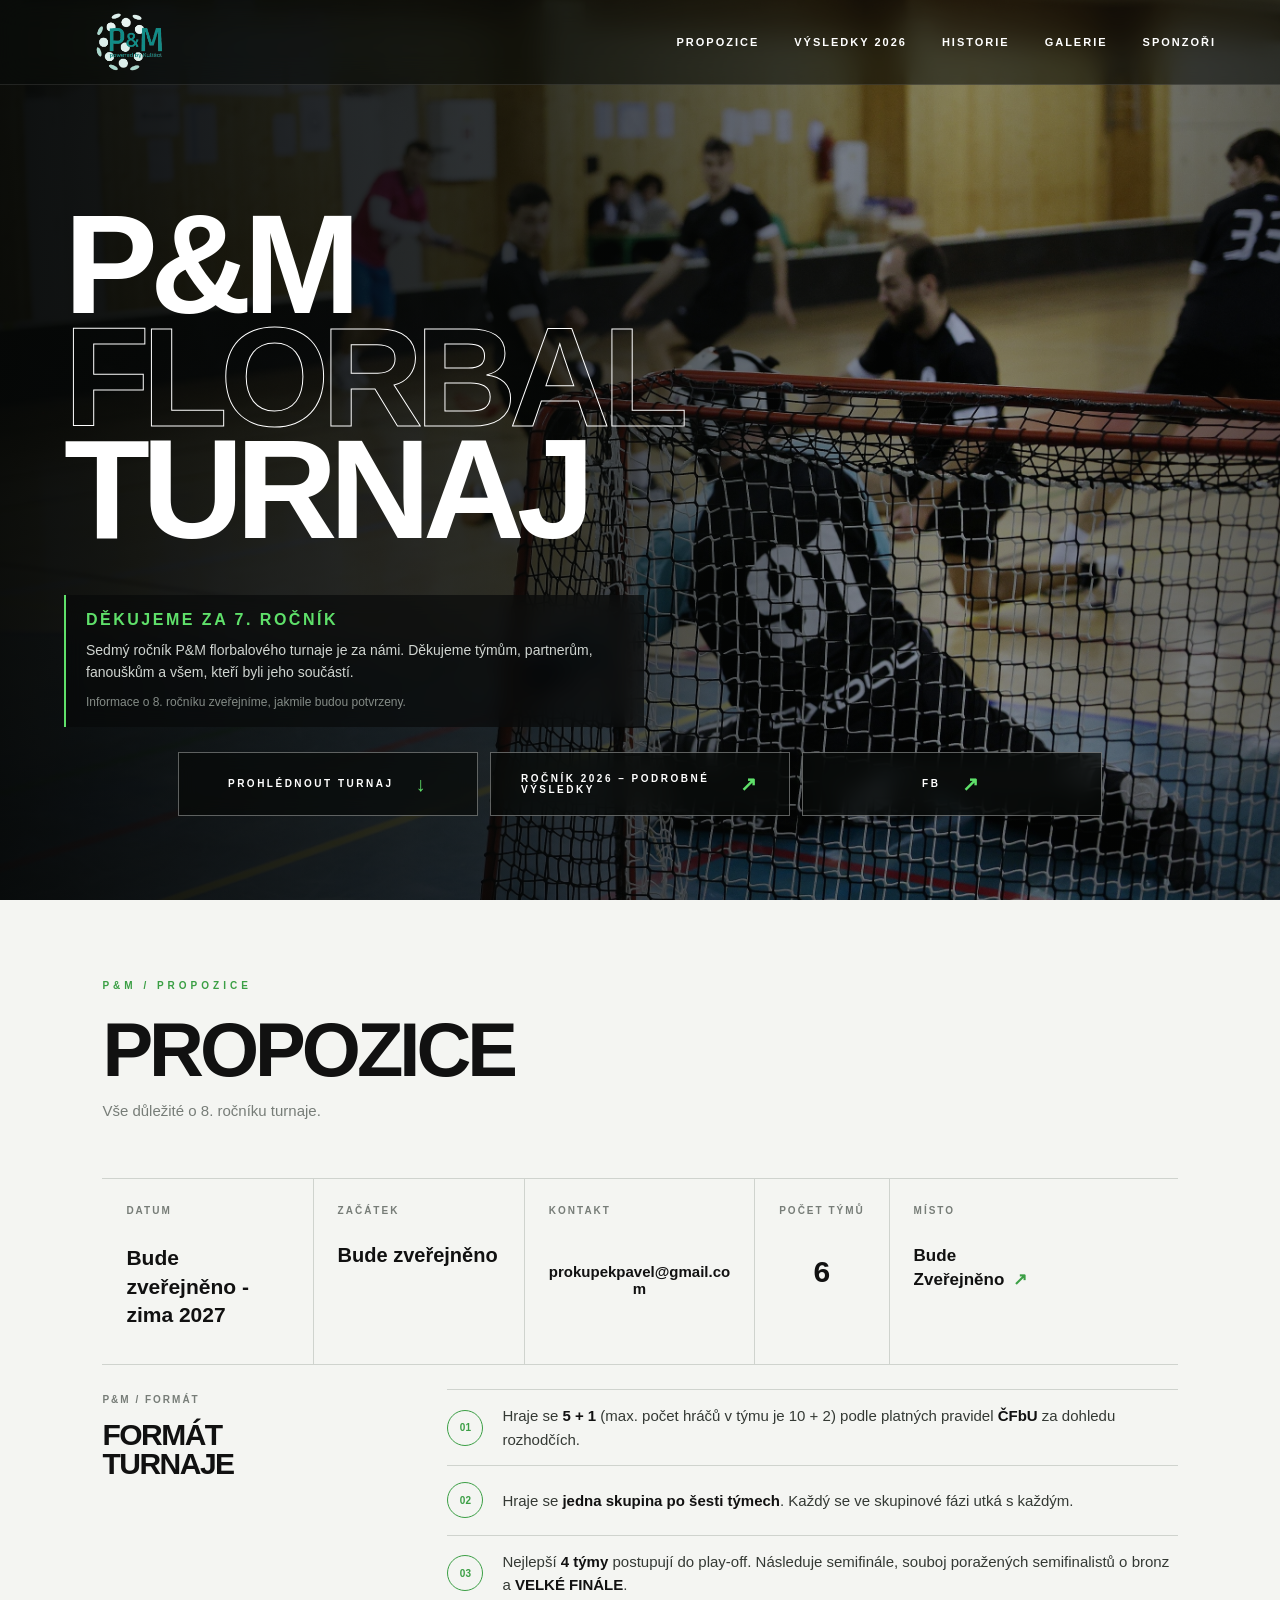
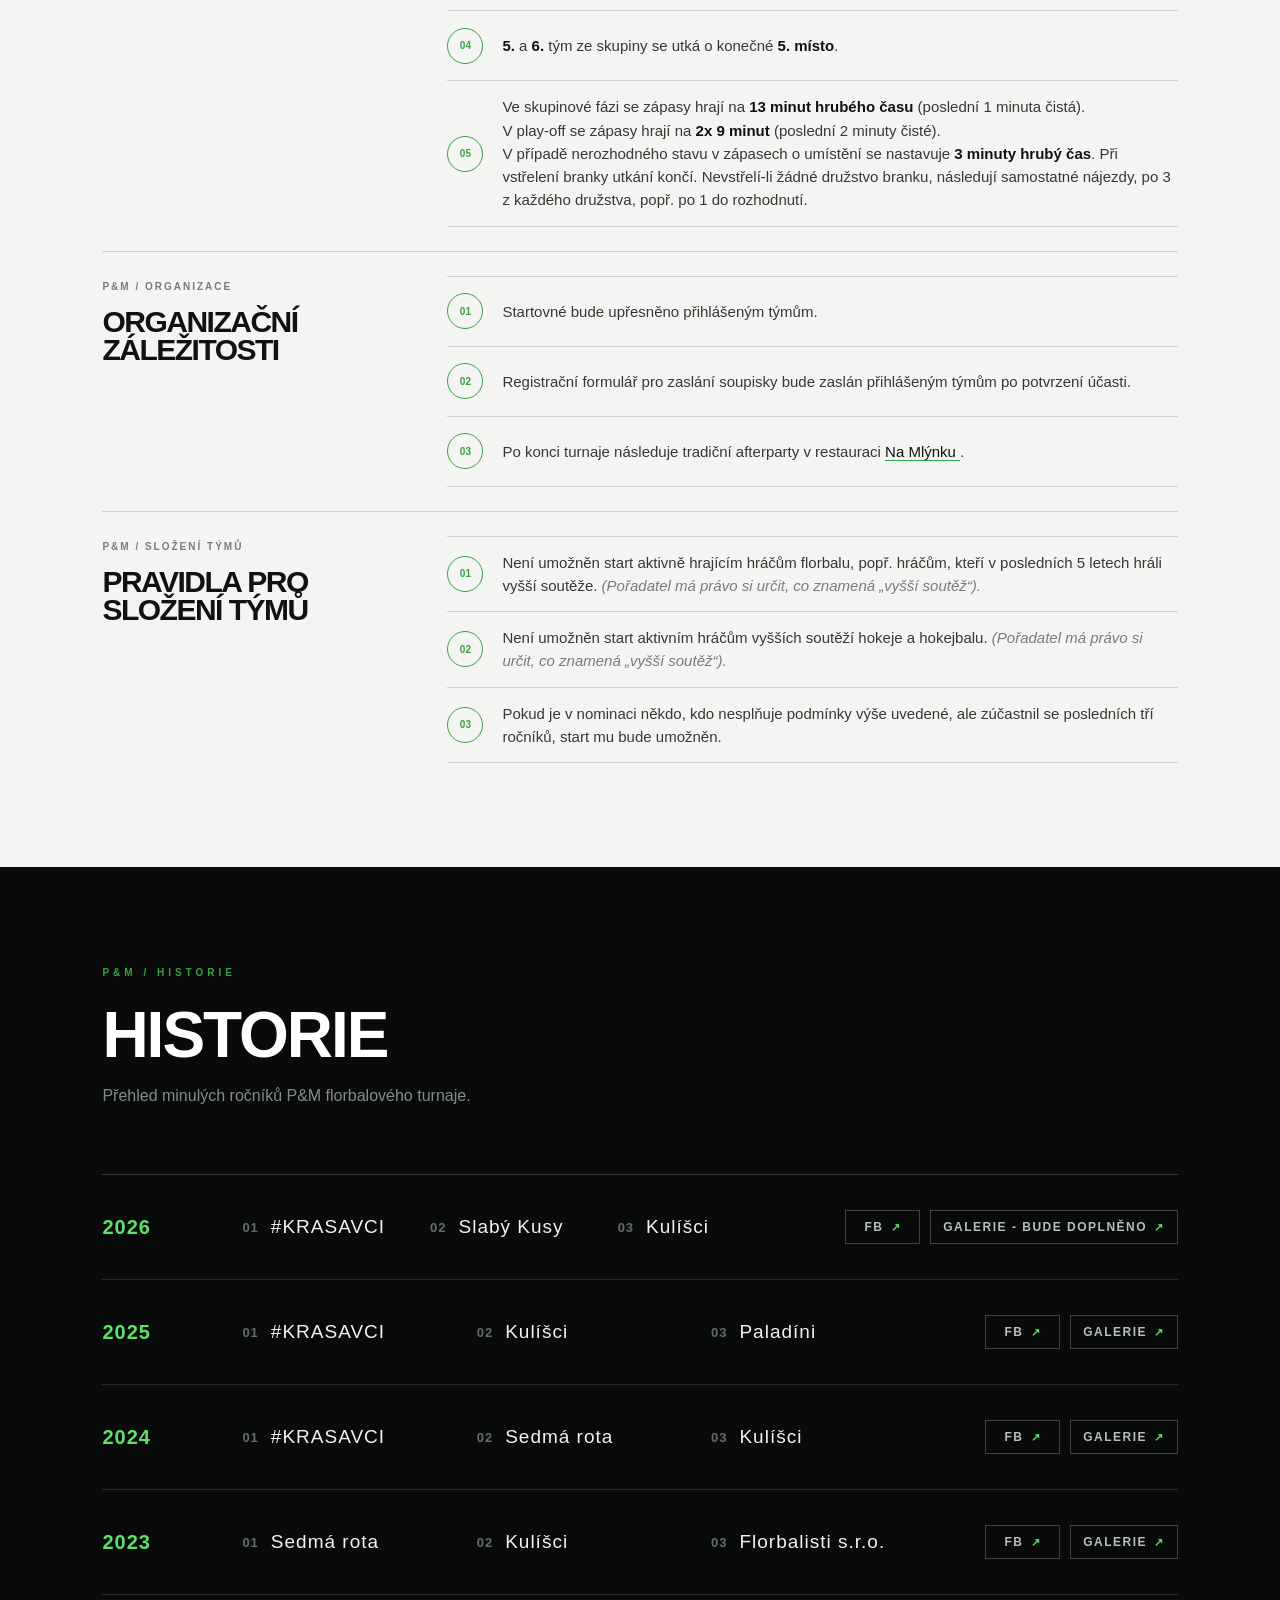
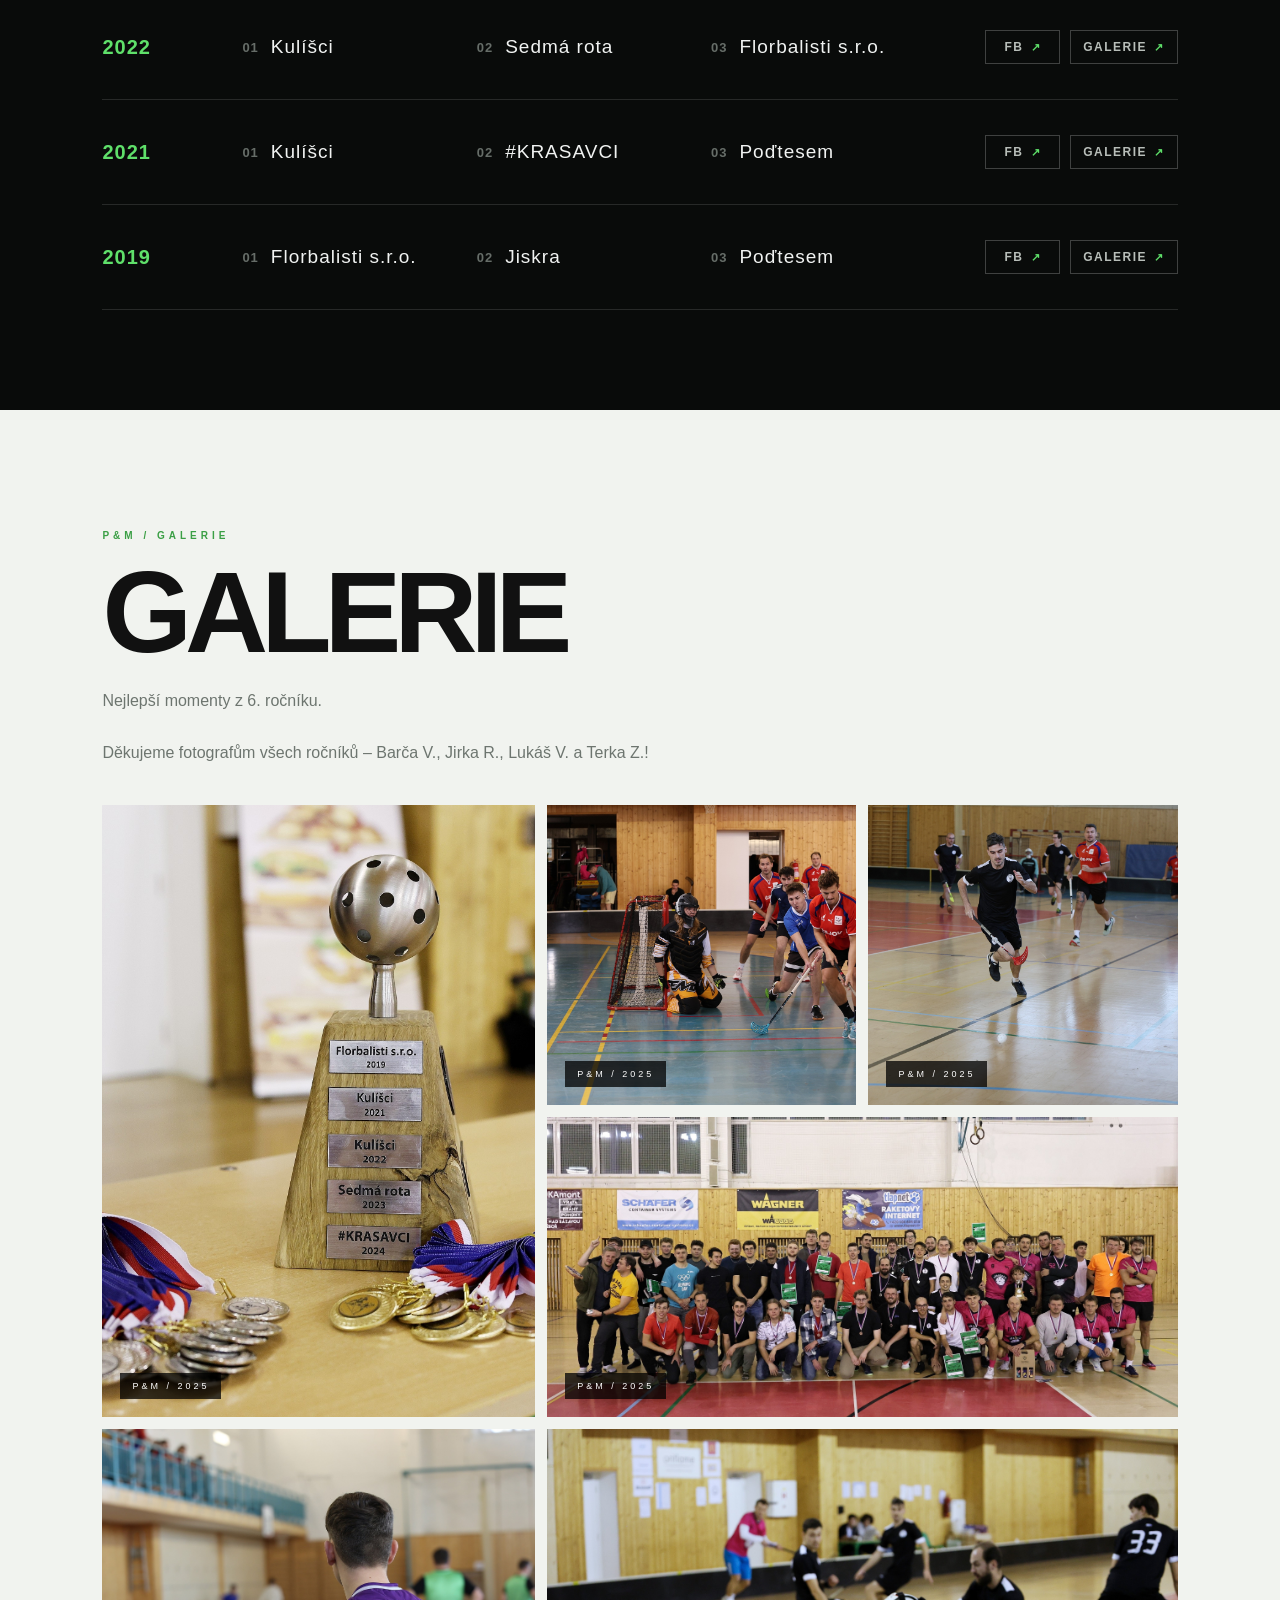
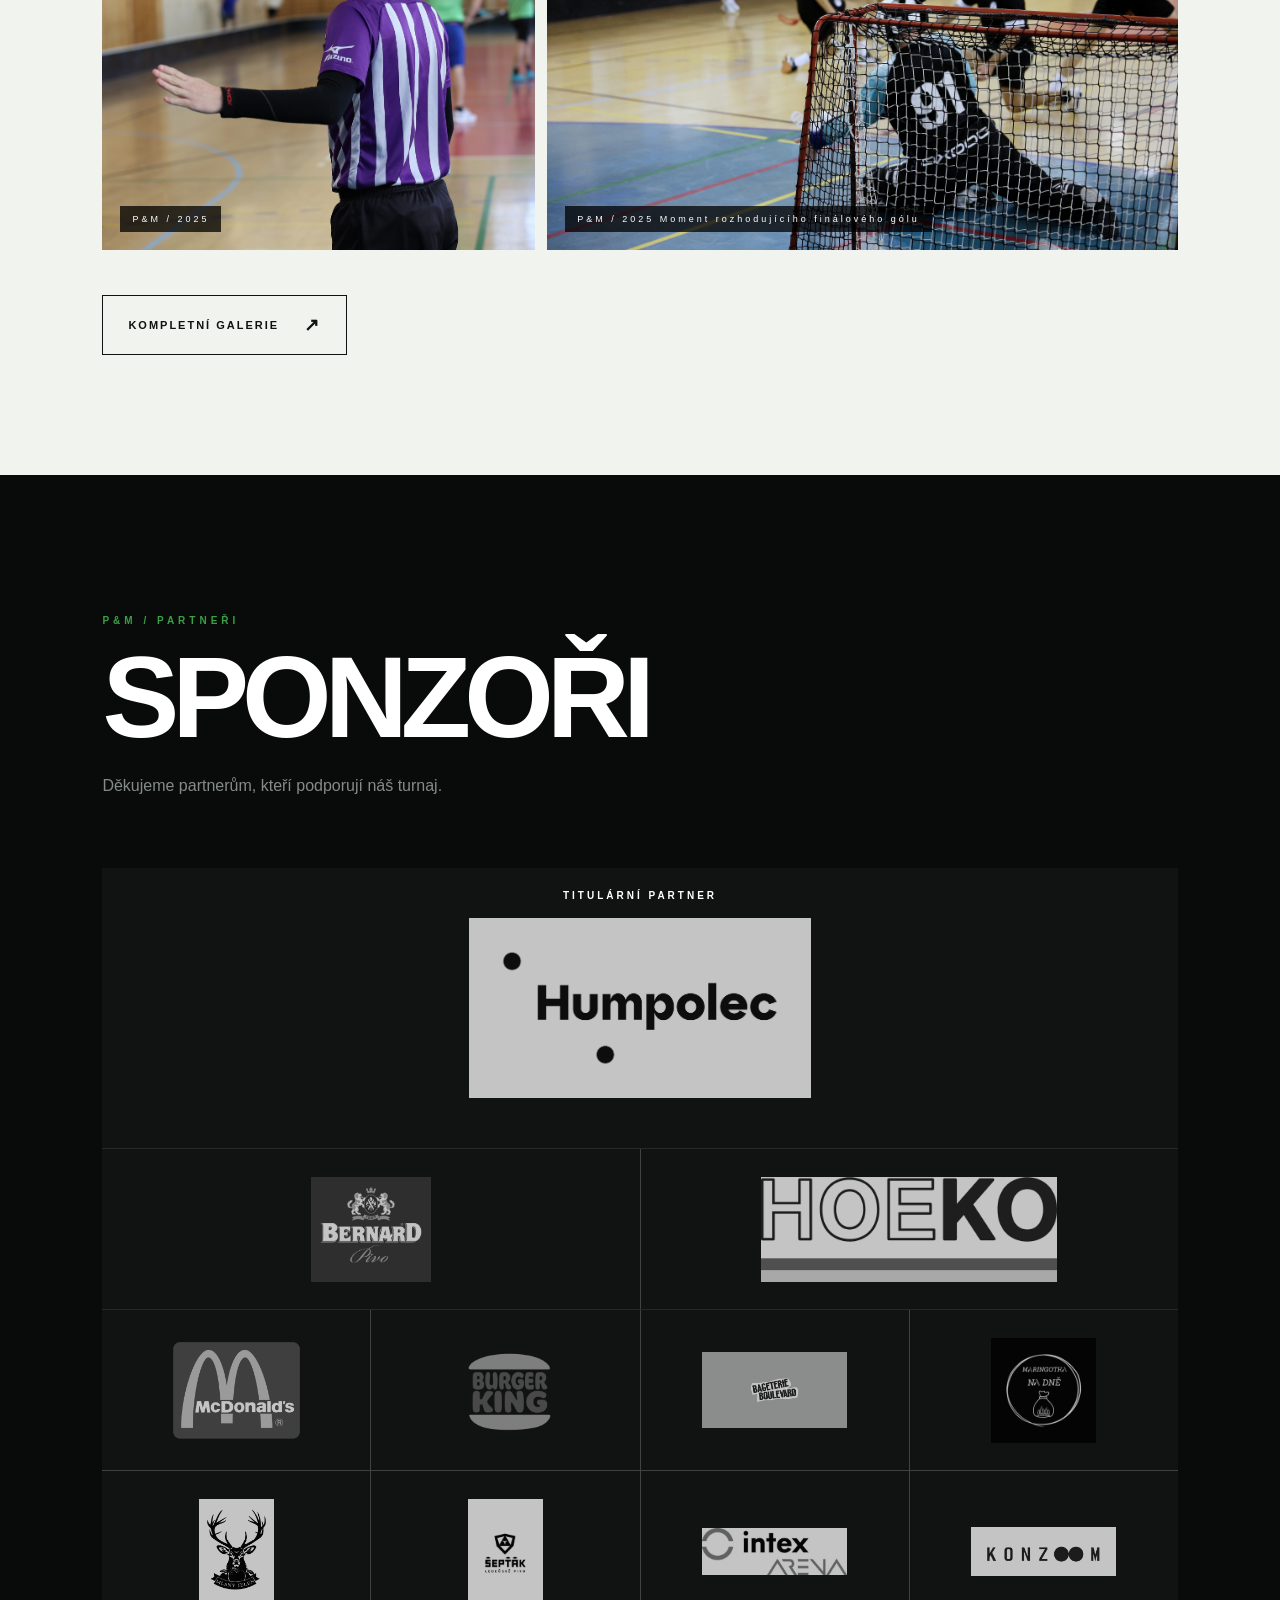
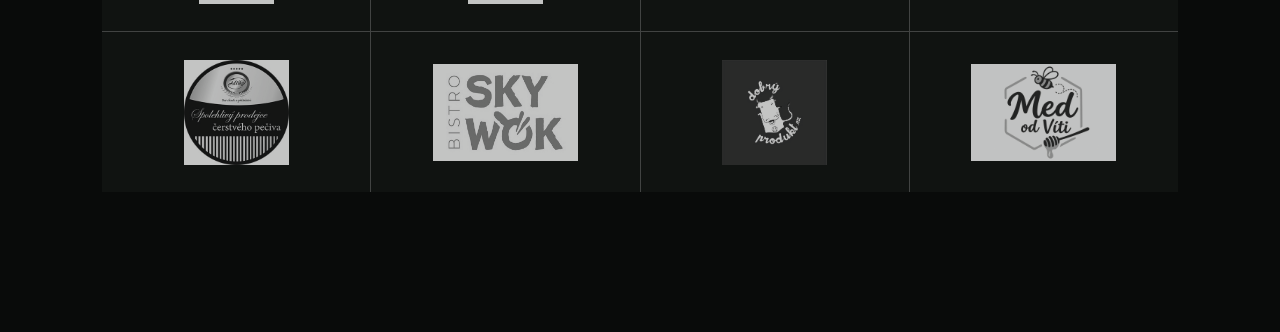
<file: index.html>
<!DOCTYPE html>
<html lang="cs">

<head>

    <meta charset="UTF-8">

    <meta name="viewport" content="width=device-width, initial-scale=1.0">

    <title>P&M Florbalový turnaj</title>

    <link rel="stylesheet" href="style.css">

</head>


<body>


    <!-- ==============================
         HLAVIČKA
    =============================== -->

    <header class="header">

        <a href="#" class="logo">
            <img src="images/logo.png" alt="P&M">
        </a>


        <nav class="navigation">

            <a href="#turnaj">Propozice</a>

            <a href="https://pmturnaj.cz/live">Výsledky 2026</a>

            <a href="#historie">Historie</a>

            <a href="#galerie">Galerie</a>

            <a href="#sponzori">Sponzoři</a>

        </nav>


        <button class="menu-button" aria-label="Otevřít menu" aria-expanded="false">

            <span></span>
            <span></span>
            <span></span>

        </button>

    </header>



    <!-- ==============================
         HLAVNÍ ÚVOD
    =============================== -->

    <main>


        <section class="hero">


            <!-- FOTOGRAFIE -->

            <div class="hero-photo"></div>


            <!-- ZATMAVENÍ FOTOGRAFIE -->

            <div class="hero-overlay"></div>



            <!-- OBSAH -->

            <div class="hero-content">


                

                <div class="hero-main">


                    <div class="small-title">

                     <!--   7. ROČNÍK  -->

                    </div>


                    <h1>

                        P&M<br>

                        <span>FLORBAL</span><br>

                        TURNAJ

                    </h1>


                    


                </div>



                <!-- INFORMACE -->

                <div class="hero-info" style="display: none;">


                    <div class="date">

                        <span>DATUM</span>

                        <strong>
                            21. 11. 2026
                        </strong>

                    </div>


                    <div class="time">

                        <span>ZAČÁTEK</span>

                        <strong>
                            09:20
                        </strong>

                    </div>


                </div>



                <!-- ODPOČET -->

                <div class="countdown" style="display: none;">


                    <div class="countdown-box">

                        <strong id="days">
                            00
                        </strong>

                        <span>
                            DNY
                        </span>

                    </div>



                    <div class="countdown-box">

                        <strong id="hours">
                            00
                        </strong>

                        <span>
                            HOD
                        </span>

                    </div>



                    <div class="countdown-box">

                        <strong id="minutes">
                            00
                        </strong>

                        <span>
                            MIN
                        </span>

                    </div>



                    <div class="countdown-box">

                        <strong id="seconds">
                            00
                        </strong>

                        <span>
                            SEK
                        </span>

                    </div>


                </div>


                
                <div class="hero-after-event" style="max-width:580px; margin-top:48px; padding:16px 20px; border-left:2px solid #5fe06a; background:rgba(8,10,9,.68); backdrop-filter:blur(10px); -webkit-backdrop-filter:blur(10px);">
                    <span style="display:block; color:#5fe06a; font-size:16px; font-weight:bold; letter-spacing:2.5px;">DĚKUJEME ZA 7. ROČNÍK</span>
                    <p style="margin:10px 0 0; color:#d0d5d1; font-size:14px; line-height:1.6;">Sedmý ročník P&M florbalového turnaje je za námi. Děkujeme týmům, partnerům, fanouškům a všem, kteří byli jeho součástí.</p>
                    <p style="margin:9px 0 0; color:#858c87; font-size:12px; line-height:1.5;">Informace o 8. ročníku zveřejníme, jakmile budou potvrzeny.</p>
                </div>

                <!-- HERO TLAČÍTKA -->
<div class="hero-buttons">

    <a href="#turnaj" class="hero-button">
        PROHLÉDNOUT TURNAJ
        <span>↓</span>
    </a>

    <a
        id="liveButton"
        href="https://pmturnaj.cz/live/"
        class="hero-button hero-live-button"
        aria-label="Otevřít živé výsledky turnaje"
    >
        ROČNÍK 2026 – PODROBNÉ VÝSLEDKY
        <span>↗</span>
    </a>

    <a
        href="https://fb.me/e/6p7LoCQUa"
        class="hero-facebook-button"
        target="_blank"
        rel="noopener noreferrer"
        aria-label="Facebook – otevřít v nové záložce"
    >
        FB <span>↗</span>
    </a>

</div>


        </section>



        <!-- =====================================
             DOČASNÁ SEKCE
        ====================================== -->

        <!-- =====================================
     PROPOZICE
====================================== -->

<!-- =====================================
     PROPOZICE
====================================== -->

<!-- =====================================
     PROPOZICE
====================================== -->

<section id="turnaj" class="propozice-section">

    

    <div class="propozice-container">

        <!-- HLAVIČKA -->

        <div class="propozice-header">

            <div class="section-label">
                P&M / PROPOZICE
            </div>

            <h2>PROPOZICE</h2>

            <p>
                Vše důležité o 8. ročníku turnaje.
            </p>

        </div>


        <!-- =================================
             ZÁKLADNÍ INFORMACE
        ================================== -->

        <div class="propozice-info-grid">

            <!-- DATUM -->

            <div class="propozice-info-card">

                <span class="propozice-info-label">
                    DATUM
                </span>

                <strong class="propozice-date">
                    Bude zveřejněno - zima 2027
                </strong>

<!--

                <a
                    href=""
                    target="_blank"
                    rel="noopener noreferrer"
                    class="calendar-mini"
                >
                    + PŘIDAT DO KALENDÁŘE
                </a>

                -->
            </div>


            <!-- ZAČÁTEK -->

            <div class="propozice-info-card">

                <span class="propozice-info-label">
                    ZAČÁTEK
                </span>

                <div class="propozice-times">

                    <div>
                        <strong>Bude zveřejněno</strong>
                        <span><!--sraz týmů--></span>
                    </div>

                    <!--

                    <div>
                        <strong>Bude zveřejněno</strong>
                        <span>začátek prvního zápasu</span>
                    </div>

                    -->

                </div>

            </div>


            <!-- KONTAKT -->

            <div class="propozice-info-card contact-card">

                <span class="propozice-info-label">
                    KONTAKT
                </span>

                <a
                    href="mailto:prokupekpavel@gmail.com"
                    class="propozice-contact"
                >
                    prokupekpavel@gmail.com
                </a>

            </div>


            <!-- POČET TÝMŮ -->

            <div class="propozice-info-card teams-card">

                <span class="propozice-info-label">
                    POČET TÝMŮ
                </span>

                <strong class="teams-number">
                    6
                </strong>

            </div>


            <!-- MÍSTO -->

            <div class="propozice-info-card venue-card">

                <span class="propozice-info-label">
                    MÍSTO
                </span>

                <a
                    href=""
                    target="_blank"
                    rel="noopener noreferrer"
                    class="propozice-venue"
                >
                    Bude<br>
                    Zveřejněno
                    <span>↗</span>
                </a>
<!--

                <p>
                    Koželská 551<br>
                    49.6911281 N, 15.2784514 E
                </p>  -->

            </div>

        </div>


        <!-- =================================
             FORMÁT TURNAJE
        ================================== -->

        <div class="propozice-text-section">

            <div class="propozice-section-title">

                <span>P&M / FORMÁT</span>

                <h3>
                    FORMÁT<br>
                    TURNAJE
                </h3>

            </div>


            <div class="propozice-rules-list">

                <div class="propozice-rule">

                    <span>01</span>

                    <p>
                        Hraje se <strong>5 + 1</strong>
                        (max. počet hráčů v týmu je 10 + 2) podle platných pravidel
                        <strong>ČFbU</strong> za dohledu rozhodčích.
                    </p>

                </div>

                <div class="propozice-rule">

                    <span>02</span>

                    <p>
                        Hraje se <strong> jedna skupina po šesti týmech</strong>. Každý se ve skupinové fázi utká s každým.
                    </p>

                    
                </div>

                <div class="propozice-rule">

                    <span>03</span>

                    <p>
                        Nejlepší <strong>4 týmy</strong> postupují do play-off. Následuje semifinále, souboj poražených semifinalistů o bronz a <strong>VELKÉ FINÁLE</strong>.
                    </p>

                </div>


                <div class="propozice-rule">

                    <span>04</span>

                     <p>
                        <strong>5.</strong> a <strong>6.</strong> tým ze skupiny se utká o konečné
                        <strong>5. místo</strong>.
                    </p>

                </div>


                <div class="propozice-rule">

                    <span>05</span>
                  

                    <p>
                        Ve skupinové fázi se zápasy hrají na <strong> 13 minut hrubého času</strong> (poslední 1 minuta čistá). <br>
                        V play-off se zápasy hrají na <strong> 2x 9 minut</strong> (poslední 2 minuty čisté).<br>
                        V případě nerozhodného stavu v zápasech o umístění se nastavuje <strong>3 minuty hrubý čas</strong>. Při vstřelení branky utkání končí. 
                        Nevstřelí-li žádné družstvo branku, následují samostatné nájezdy, po 3 z každého družstva, popř. po 1 do rozhodnutí.
                    </p>

                </div>

            </div>

        </div>


        <!-- =================================
             ZÁKLADNÍ PRAVIDLA
        ================================== -->

        <div class="propozice-text-section">

            <div class="propozice-section-title">

                <span>P&M / ORGANIZACE</span>

                <h3>
                    ORGANIZAČNÍ<br>
                    ZÁLEŽITOSTI
                </h3>

            </div>


            <div class="propozice-rules-list">

                

                <div class="propozice-rule">

                    <span>01</span>

                    <p>
                        Startovné bude upřesněno přihlášeným týmům. <!-- Předpoklad je<strong> 3 300 Kč / tým</strong>. -->
                    </p>

                </div>



                <div class="propozice-rule">

                    <span>02</span>

                    <p>
                        Registrační formulář pro zaslání soupisky
                        bude zaslán přihlášeným týmům po potvrzení účasti. <!-- Formulář týmy vyplní nejpozději ve čtvrtek 19.11.2026. -->
                    </p>

                </div>

                <div class="propozice-rule">

                    <span>03</span>

                    <p>
                        Po konci turnaje následuje tradiční afterparty v restauraci
                            <a href="https://maps.app.goo.gl/fmGxDGJgWBdeLd7ZA"
                                    class="map-link"
                                    target="_blank"
                                     rel="noopener">
                                Na Mlýnku
                            </a>.
                    </p>

                </div>

            </div>

        </div>


    
        <!-- =================================
             PRAVIDLA PRO SLOŽENÍ TÝMŮ
        ================================== -->

        <div class="propozice-text-section team-rules-section">

            <div class="propozice-section-title">

                <span>P&M / SLOŽENÍ TÝMŮ</span>

                <h3>
                    PRAVIDLA PRO<br>
                    SLOŽENÍ TÝMŮ
                </h3>

            </div>


            <div class="propozice-rules-list">

                <div class="propozice-rule">

                    <span>01</span>

                    <p>
                        Není umožněn start aktivně hrajícím hráčům
                        florbalu, popř. hráčům, kteří v posledních
                        5 letech hráli vyšší soutěže.
                        <em>
                            (Pořadatel má právo si určit, co znamená
                            „vyšší soutěž“).
                        </em>
                    </p>

                </div>


                <div class="propozice-rule">

                    <span>02</span>

                    <p>
                        Není umožněn start aktivním hráčům
                        vyšších soutěží hokeje a hokejbalu.
                        <em>
                            (Pořadatel má právo si určit, co znamená
                            „vyšší soutěž“).
                        </em>
                    </p>

                </div>


                <div class="propozice-rule">

                    <span>03</span>

                    <p>
                        Pokud je v nominaci někdo, kdo nesplňuje
                        podmínky výše uvedené, ale zúčastnil se posledních
                        tří ročníků, start mu bude umožněn.
                    </p>

                </div>

            </div>

        </div>

    </div>

</section>

<!-- =====================================
     VÝSLEDKY MINULÝCH ROČNÍKŮ
====================================== -->

<!-- =====================================
     HISTORIE
====================================== -->

<section id="historie" class="history-section">

    

    <div class="history-container">

        <div class="history-heading">

            <div class="section-label">
                P&M / HISTORIE
            </div>

            <h2>
                HISTORIE
            </h2>

            <p>
                Přehled minulých ročníků P&M florbalového turnaje.
            </p>

        </div>


        <div class="history-list">

            <!-- 2026 -->

            <div class="history-row">

                <div class="history-year">
                    2026
                </div>

                <div class="history-results">

                    <div class="history-place">
                        <span>01</span>
                        <strong><strong>#KRASAVCI</strong></strong>
                    </div>

                    <div class="history-place">
                        <span>02</span>
                        <strong>Slabý Kusy</strong>
                    </div>

                    <div class="history-place">
                        <span>03</span>
                        <strong>Kulíšci</strong>
                    </div>

                </div>

                <div class="history-links">

                    <a href="https://fb.me/e/6p7LoCQUa" target="_blank">
                        FB <span>↗</span>
                    </a>

                    <a href="" target="_blank">
                        GALERIE - BUDE DOPLNĚNO <span>↗</span>
                    </a>

                </div>

            </div>



            
            <!-- 2025 -->

            <div class="history-row">

                <div class="history-year">
                    2025
                </div>

                <div class="history-results">

                    <div class="history-place">
                        <span>01</span>
                        <strong><strong>#KRASAVCI</strong></strong>
                    </div>

                    <div class="history-place">
                        <span>02</span>
                        <strong>Kulíšci</strong>
                    </div>

                    <div class="history-place">
                        <span>03</span>
                        <strong>Paladíni</strong>
                    </div>

                </div>

                <div class="history-links">

                    <a href="https://fb.me/e/5gfXf8HVd" target="_blank">
                        FB <span>↗</span>
                    </a>

                    <a href="https://eu.zonerama.com/Link/Album/14258242" target="_blank">
                        GALERIE <span>↗</span>
                    </a>

                </div>

            </div>


            <!-- 2024 -->

            <div class="history-row">

                <div class="history-year">
                    2024
                </div>

                <div class="history-results">

                    <div class="history-place">
                        <span>01</span>
                        <strong>#KRASAVCI</strong>
                    </div>

                    <div class="history-place">
                        <span>02</span>
                        <strong>Sedmá rota</strong>
                    </div>

                    <div class="history-place">
                        <span>03</span>
                        <strong>Kulíšci</strong>
                    </div>

                </div>

                <div class="history-links">

                    <a href="https://fb.me/e/5THEFsn3l" target="_blank">
                        FB <span>↗</span>
                    </a>

                    <a href="https://eu.zonerama.com/Papajafruit/Album/12644694" target="_blank">
                        GALERIE <span>↗</span>
                    </a>

                </div>

            </div>


            <!-- 2023 -->

            <div class="history-row">

                <div class="history-year">
                    2023
                </div>

                <div class="history-results">

                    <div class="history-place">
                        <span>01</span>
                        <strong>Sedmá rota</strong>
                    </div>

                    <div class="history-place">
                        <span>02</span>
                        <strong>Kulíšci</strong>
                    </div>

                    <div class="history-place">
                        <span>03</span>
                        <strong>Florbalisti s.r.o.</strong>
                    </div>

                </div>

                <div class="history-links">

                    <a href="https://www.facebook.com/events/s/vanocni-florbalovy-turnaj-vol-/1726055351203935/" target="_blank">
                        FB <span>↗</span>
                    </a>

                    <a href="https://eu.zonerama.com/Papajafruit/Album/10778054" target="_blank">
                        GALERIE <span>↗</span>
                    </a>

                </div>

            </div>


            <!-- 2022 -->

            <div class="history-row">

                <div class="history-year">
                    2022
                </div>

                <div class="history-results">

                    <div class="history-place">
                        <span>01</span>
                        <strong>Kulíšci</strong>
                    </div>

                    <div class="history-place">
                        <span>02</span>
                        <strong>Sedmá rota</strong>
                    </div>

                    <div class="history-place">
                        <span>03</span>
                        <strong>Florbalisti s.r.o.</strong>
                    </div>

                </div>

                <div class="history-links">

                    <a href="https://www.facebook.com/events/1146699819555817/?active_tab=about" target="_blank">
                        FB <span>↗</span>
                    </a>

                   
                    <a href="https://photos.app.goo.gl/t9pymwQVgoKEEcFh7" target="_blank">
                        GALERIE <span>↗</span>
                    </a>

                </div>

            </div>


            <!-- 2021 -->

            <div class="history-row">

                <div class="history-year">
                    2021
                </div>

                <div class="history-results">

                    <div class="history-place">
                        <span>01</span>
                        <strong>Kulíšci</strong>
                    </div>

                    <div class="history-place">
                        <span>02</span>
                        <strong>#KRASAVCI</strong>
                    </div>

                    <div class="history-place">
                        <span>03</span>
                        <strong>Poďtesem</strong>
                    </div>

                </div>

                <div class="history-links">

                    <a href="https://fb.me/2j8J5WqvqoQN9J1" target="_blank">
                        FB <span>↗</span>
                    </a>

                    <a href="https://eu.zonerama.com/Papajafruit/Album/9135373" target="_blank">
                        GALERIE <span>↗</span>
                    </a>

                </div>

            </div>


            <!-- 2019 -->

            <div class="history-row">

                <div class="history-year">
                    2019
                </div>

                <div class="history-results">

                    <div class="history-place">
                        <span>01</span>
                        <strong>Florbalisti s.r.o.</strong>
                    </div>

                    <div class="history-place">
                        <span>02</span>
                        <strong>Jiskra</strong>
                    </div>

                    <div class="history-place">
                        <span>03</span>
                        <strong>Poďtesem</strong>
                    </div>

                </div>

                <div class="history-links">

                    <a href="https://fb.me/e/6MNsPwjdb" target="_blank">
                        FB <span>↗</span>
                    </a>

                    <a href="https://photos.app.goo.gl/pm7qYoXvDMTVF6qZ7" target="_blank">
                        GALERIE <span>↗</span>
                    </a>

                </div>

            </div>


        </div>

    </div>

</section>


<!-- =====================================
     GALERIE
====================================== -->

<section id="galerie" class="gallery-section">

    
    <div class="gallery-container">

        <div class="gallery-heading">

            <div class="section-label">
                P&M / GALERIE
            </div>

            <h2>
                GALERIE
            </h2>

            <p>
                Nejlepší momenty z 6. ročníku.<br><br>
                Děkujeme fotografům všech ročníků – Barča V., Jirka R., Lukáš V. a Terka Z.!
            </p>

        </div>


        <div class="gallery-grid">

            <div class="gallery-item gallery-large">

    <img
        src="images/turnaj1.jpg"
        alt="P&M florbalový turnaj"
    >

    <div class="gallery-caption">
        P&M / 2025
    </div>

</div>


<div class="gallery-item">

    <img
        src="images/turnaj5.jpg"
        alt="P&M florbalový turnaj"
    >

    <div class="gallery-caption">
        P&M / 2025
    </div>

</div>


<div class="gallery-item">

    <img
        src="images/turnaj3.jpg"
        alt="P&M florbalový turnaj"
    >

    <div class="gallery-caption">
        P&M / 2025
    </div>

</div>


<div class="gallery-item gallery-wide">

    <img
        src="images/turnaj2.jpg"
        alt="P&M florbalový turnaj"
    >

    <div class="gallery-caption">
        P&M / 2025
    </div>

</div>


            <div class="gallery-item">

                <img
                    src="images/turnaj4.jpg"
                    alt="P&M florbalový turnaj"
                >

                <div class="gallery-caption">
                    P&M / 2025
                </div>

            </div>


            <div class="gallery-item gallery-wide">

                <img
                    src="images/turnaj.jpg"
                    alt="P&M florbalový turnaj"
                >

                <div class="gallery-caption">
                    P&M / 2025
                    <span>Moment rozhodujícího finálového gólu</span>
                </div>

            </div>

        </div>


        <div class="gallery-button-wrap">

            <a
    href="https://eu.zonerama.com/Papajafruit/Album/14258242"
    class="gallery-button"
    target="_blank"
    rel="noopener noreferrer"
>
    KOMPLETNÍ GALERIE
    <span>↗</span>
</a>

        </div>

    </div>

</section>

<!-- =====================================
     PARTNEŘI
====================================== -->

<section id="sponzori" class="partners-section">


    <div class="partners-container">


        <div class="partners-heading">

            <div class="section-label">
                P&M / PARTNEŘI
            </div>

            <h2>
                SPONZOŘI
            </h2>

            <p>
                Děkujeme partnerům,
                kteří podporují náš turnaj.
            </p>

        </div>



        <div class="partners-grid">

            <!-- TITULÁRNÍ PARTNER -->
            <div class="partner-card partner-main">
                <div class="partner-label">TITULÁRNÍ PARTNER</div>
                <a href="https://www.humpolec.cz/" target="_blank" rel="noopener noreferrer">
                    <img src="images/humpolec.jpg" alt="Město Humpolec">
                </a>
            </div>

            <!-- DVA HLAVNÍ PARTNEŘI -->
            <div class="partners-row-two">
                <div class="partner-card">
                    <a href="https://www.bernard.cz/" target="_blank" rel="noopener noreferrer">
                        <img src="images/bernard.jpg" alt="Bernard">
                    </a>
                </div>

                <div class="partner-card">
                    <a href="https://www.hoeko.cz/cs" target="_blank" rel="noopener noreferrer">
                        <img src="images/hoeko.png" alt="Hoeko">
                    </a>
                </div>
            </div>

            <!-- OSTATNÍ PARTNEŘI – VŽDY ČTYŘI V ŘÁDKU -->
            <div class="partners-four-grid">
                <div class="partner-card">
                    <a href="https://restaurace.mcdonalds.cz/d1-exit-66-loket" target="_blank" rel="noopener noreferrer">
                        <img src="images/mcdonalds.png" alt="McDonald's">
                    </a>
                </div>

                <div class="partner-card">
                    <a href="https://www.burgerking.cz/cs/store-locator/store/restaurant_878413" target="_blank" rel="noopener noreferrer">
                        <img src="images/bk.png" alt="Burger King">
                    </a>
                </div>

                <div class="partner-card">
                    <a href="https://www.bb.cz/pobocky/loket-bb-drive" target="_blank" rel="noopener noreferrer">
                        <img src="images/bb.png" alt="Bageterie Boulevard">
                    </a>
                </div>

                <div class="partner-card">
                    <a href="https://www.vysocinalove.cz/" target="_blank" rel="noopener noreferrer">
                        <img src="images/maringotka.png" alt="Maringotka">
                    </a>
                </div>

                <div class="partner-card">
                    <a href="https://www.mlsnyjelen.com/" target="_blank" rel="noopener noreferrer">
                        <img src="images/jelen.png" alt="Jelen">
                    </a>
                </div>

                <div class="partner-card">
                    <a href="https://www.pivovarseptak.cz/" target="_blank" rel="noopener noreferrer">
                        <img src="images/septak.png" alt="Pivovar Šepták">
                    </a>
                </div>

                <div class="partner-card">
                    <a href="https://www.intexarena.cz/" target="_blank" rel="noopener noreferrer">
                        <img src="images/intex.jpg" alt="Intex Arena">
                    </a>
                </div>

                <div class="partner-card">
                    <a href="https://www.konzoom.cz/" target="_blank" rel="noopener noreferrer">
                        <img src="images/konzoom.jpg" alt="Konzoom">
                    </a>
                </div>

                <div class="partner-card">
                    <a href="https://www.adelka.cz/" target="_blank" rel="noopener noreferrer">
                        <img src="images/adelka.jpg" alt="Adelka">
                    </a>
                </div>

                <div class="partner-card">
                    <a href="https://www.skywok.cz/" target="_blank" rel="noopener noreferrer">
                        <img src="images/skywok.jpeg" alt="Sky Wok">
                    </a>
                </div>

                <div class="partner-card">
                    <a href="https://www.dobryprodukt.cz/" target="_blank" rel="noopener noreferrer">
                        <img src="images/dobryprodukt.jpg" alt="Dobrý produkt">
                    </a>
                </div>

                <div class="partner-card">
                    <img src="images/med.png" alt="Med od Viti">
                </div>
            </div>

        </div>


    </div>

</section>
    </main>



    <script src="script.js"></script>

    <!-- Cloudflare Web Analytics --><script type='module' src='https://static.cloudflareinsights.com/beacon.min.js' data-cf-beacon='{"token": "1c8223e36b9a4c81b46798696f93c1fe"}'></script><!-- End Cloudflare Web Analytics -->

</body>

</html>
</file>
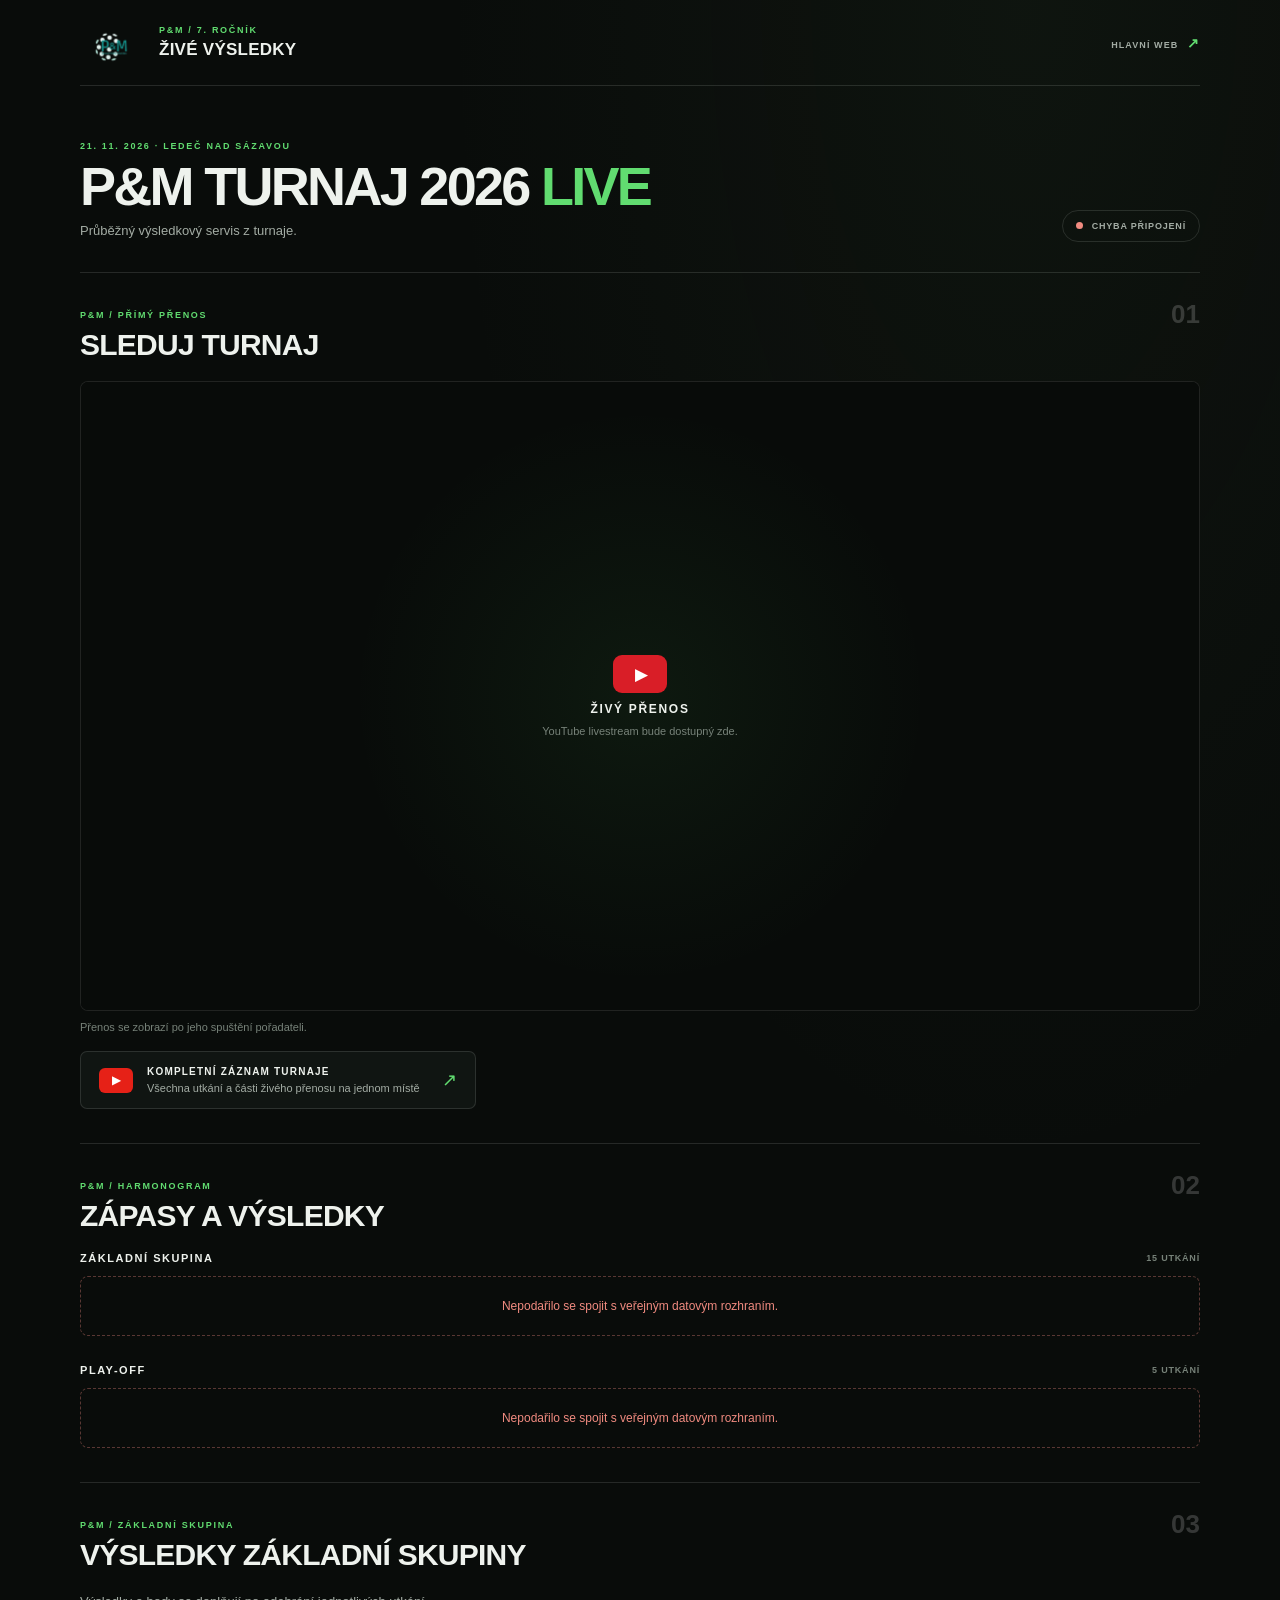
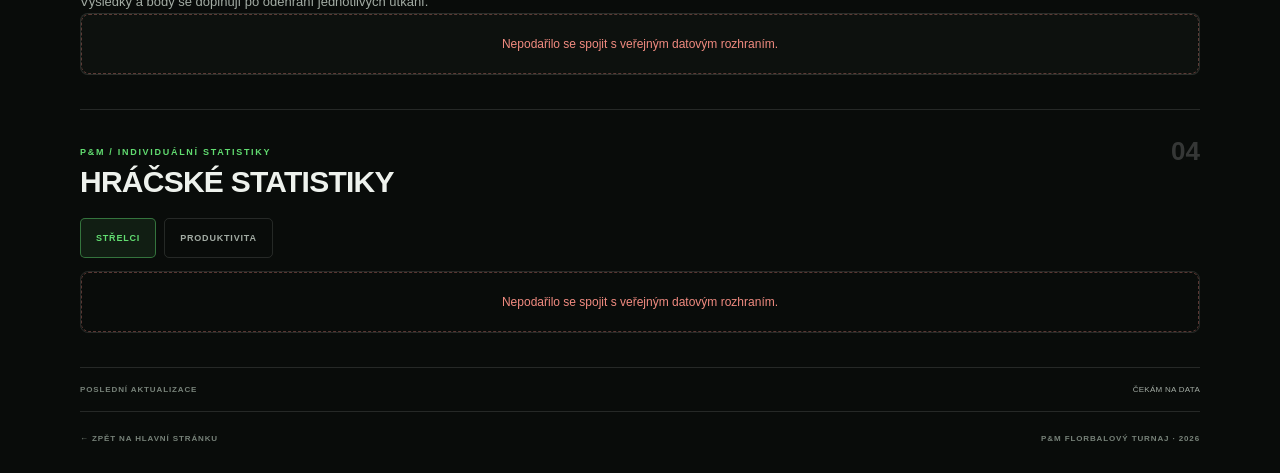
<file: live/index.html>
<!doctype html>
<html lang="cs">
<head>
  <meta charset="utf-8">
  <meta name="viewport" content="width=device-width, initial-scale=1">
  <meta name="robots" content="noindex, nofollow">
  <meta name="theme-color" content="#090c0a">
  <meta name="description" content="Živé výsledky, harmonogram a statistiky P&M florbalového turnaje 2026.">
  <title>P&M LIVE – Živé výsledky</title>
  <link rel="icon" href="../images/logo.png">
  <link rel="stylesheet" href="live.css">
  <script src="live.js" defer></script>
</head>
  
<body>
  <div class="page-shell">
    <header class="live-header">
      <a class="brand" href="../" aria-label="P&M – hlavní stránka">
        <img src="../images/logo.png" alt="P&M logo" onerror="this.style.display='none'">
      </a>
      <div class="header-title">
        <span class="eyebrow">P&M / 7. ROČNÍK</span>
        <strong>ŽIVÉ VÝSLEDKY</strong>
      </div>
      <a class="back-link" href="../">HLAVNÍ WEB <span>↗</span></a>
    </header>

    <main>
      <section class="intro-section">
        <div>
          <p class="section-kicker">21. 11. 2026 · LEDEČ NAD SÁZAVOU</p>
          <h1>P&M TURNAJ 2026 <span>LIVE</span></h1>
          <p class="intro-copy">Průběžný výsledkový servis z turnaje.</p>
        </div>
        <div class="connection-status" id="connectionStatus" aria-live="polite">
          <span class="status-dot"></span>
          <span id="connectionText">PŘIPOJOVÁNÍ K VÝSLEDKŮM</span>
        </div>
      </section>

                  <!-- KONEČNÉ POŘADÍ TURNAJE -->
      <section
        class="section-block final-ranking-section"
        id="finalRankingSection"
        aria-labelledby="finalRankingHeading"
        hidden
      >
        <div class="section-heading">
          <div>
            <p class="section-kicker">P&M / VÝSLEDKY TURNAJE</p>
            <h2 id="finalRankingHeading">KONEČNÉ POŘADÍ TURNAJE</h2>
          </div>
          <span class="section-index">05</span>
        </div>

        <div
          class="final-ranking-list"
          id="finalRankingMount"
        ></div>
      </section>

      <section class="section-block stream-section" aria-labelledby="streamHeading">
        <div class="section-heading">
          <div>
            <p class="section-kicker">P&M / PŘÍMÝ PŘENOS</p>
            <h2 id="streamHeading">SLEDUJ TURNAJ</h2>
          </div>
          <span class="section-index">01</span>
        </div>
        <div class="video-frame" id="videoFrame">
          <div class="video-placeholder" id="videoPlaceholder">
            <span class="youtube-mark">▶</span>
            <strong>ŽIVÝ PŘENOS</strong>
            <p>YouTube livestream bude dostupný zde.</p>
          </div>
        </div>
        <p class="stream-note" id="streamNote">Přenos se zobrazí po jeho spuštění pořadateli.</p>
        
<div class="playlist-link-wrap">
  <a
    class="playlist-link"
    href="https://youtube.com/playlist?list=PLT-JllQtjkuE&si=PBw_ujxeB0CUcify"
    target="_blank"
    rel="noopener noreferrer"
  >
    <span class="playlist-youtube-icon">▶</span>

    <span class="playlist-link-text">
      <strong>KOMPLETNÍ ZÁZNAM TURNAJE</strong>
      <small>Všechna utkání a části živého přenosu na jednom místě</small>
    </span>

    <span class="playlist-link-arrow">↗</span>
  </a>
</div>
             
      </section>

      <section class="section-block matches-section" aria-labelledby="matchesHeading">
        <div class="section-heading">
          <div>
            <p class="section-kicker">P&M / HARMONOGRAM</p>
            <h2 id="matchesHeading">ZÁPASY A VÝSLEDKY</h2>
          </div>
          <span class="section-index">02</span>
        </div>
        <div class="match-group">
          <div class="subheading-row">
            <h3>ZÁKLADNÍ SKUPINA</h3>
            <span id="groupProgress">15 UTKÁNÍ</span>
          </div>
          <div class="match-list" id="groupMatches">
            <div class="loading-card">Načítám harmonogram…</div>
          </div>
        </div>
        <div class="match-group playoff-group">
          <div class="subheading-row">
            <h3>PLAY-OFF</h3>
            <span>5 UTKÁNÍ</span>
          </div>
          <div class="match-list" id="playoffMatches">
            <div class="loading-card">Načítám rozpis…</div>
          </div>
        </div>
      </section>

      <section class="section-block matrix-section" aria-labelledby="matrixHeading">
        <div class="section-heading">
          <div>
            <p class="section-kicker">P&M / ZÁKLADNÍ SKUPINA</p>
            <h2 id="matrixHeading">VÝSLEDKY ZÁKLADNÍ SKUPINY</h2>
          </div>
          <span class="section-index">03</span>
        </div>
        <p class="section-description">Výsledky a body se doplňují po odehrání jednotlivých utkání.</p>
        <div class="table-scroll" id="matrixMount" tabindex="0" aria-label="Výsledková mřížka, posuvná vodorovně">
          <div class="loading-card">Načítám výsledkovou mřížku…</div>
        </div>
        <p class="scroll-hint">Na telefonu lze tabulku posouvat do strany ↔</p>
      </section>

      <section class="section-block leaderboard-section" aria-labelledby="leaderboardHeading">
        <div class="section-heading">
          <div>
            <p class="section-kicker">P&M / INDIVIDUÁLNÍ STATISTIKY</p>
            <h2 id="leaderboardHeading">HRÁČSKÉ STATISTIKY</h2>
          </div>
          <span class="section-index">04</span>
        </div>
        <div class="tab-controls" role="group" aria-label="Typ hráčských statistik">
          <button class="tab-button is-active" type="button" data-leaderboard="goals" aria-pressed="true">STŘELCI</button>
          <button class="tab-button" type="button" data-leaderboard="points" aria-pressed="false">PRODUKTIVITA</button>
        </div>
        <div class="leaderboard-wrap" id="leaderboardMount">
          <div class="loading-card">Načítám hráčské statistiky…</div>
        </div>
      </section>



      <div class="last-updated-row">
        <span>POSLEDNÍ AKTUALIZACE</span>
        <strong id="lastUpdated">ČEKÁM NA DATA</strong>
      </div>
    </main>

    <footer class="live-footer">
      <a href="../">← ZPĚT NA HLAVNÍ STRÁNKU</a>
      <span>P&M FLORBALOVÝ TURNAJ · 2026</span>
    </footer>
  </div>
  
<!-- Cloudflare Web Analytics --><script type='module' src='https://static.cloudflareinsights.com/beacon.min.js' data-cf-beacon='{"token": "1c8223e36b9a4c81b46798696f93c1fe"}'></script><!-- End Cloudflare Web Analytics -->
  
</body>
</html>
</file>
<file: style.css>
/* =========================================================
   P&M FLORBALOVY TURNAJ
   FINALNI VERZE STYLESHEETU
   ========================================================= */


/* =========================================================
   ZÁKLAD
   ========================================================= */

* {
    margin: 0;
    padding: 0;
    box-sizing: border-box;
}

html {
    scroll-behavior: smooth;
}

body {
    background: #090b0a;
    color: white;
    font-family: Arial, Helvetica, sans-serif;
    overflow-x: hidden;
}


/* =========================================================
   HLAVIČKA
   ========================================================= */

.header {
    position: fixed;
    top: 0;
    left: 0;
    width: 100%;
    height: 85px;
    padding: 0 5%;
    display: flex;
    align-items: center;
    justify-content: space-between;
    z-index: 100;
    background: rgba(9, 11, 10, 0.55);
    backdrop-filter: blur(15px);
    border-bottom: 1px solid rgba(255, 255, 255, 0.1);
}

.logo {
    width: 130px;
    display: block;
}

.logo img {
    width: 100%;
    display: block;
}

.navigation {
    display: flex;
    gap: 35px;
}

.navigation a {
    color: white;
    text-decoration: none;
    font-size: 11px;
    font-weight: bold;
    letter-spacing: 2px;
    text-transform: uppercase;
    transition: color 0.25s;
}

.navigation a:hover {
    color: #5fe06a;
}

/* Mobilní tlačítko je součástí HTML, ale v současné verzi
   navigace se na mobilu nezobrazuje. */
.menu-button {
    display: none;
}


/* =========================================================
   HERO
   ========================================================= */

.hero {
    position: relative;
    min-height: 100vh;
    width: 100%;
    display: flex;
    align-items: center;
    overflow: hidden;
}

.hero-photo {
    position: absolute;
    inset: 0;
    background-image: url("images/turnaj.jpg");
    background-size: cover;
    background-position: center;
    transform: scale(1.03);
}

.hero-overlay {
    position: absolute;
    inset: 0;
    background: linear-gradient(
        90deg,
        rgba(5, 7, 6, 0.96) 0%,
        rgba(5, 7, 6, 0.80) 40%,
        rgba(5, 7, 6, 0.35) 75%,
        rgba(5, 7, 6, 0.55) 100%
    );
}

.hero-content {
    position: relative;
    z-index: 2;
    width: 90%;
    max-width: 1400px;
    margin: auto;
    padding-top: 70px;
}

.hero-main {
    margin-top: 55px;
}

.small-title {
    color: #5fe06a;
    font-size: 16px;
    font-weight: bold;
    letter-spacing: 4px;
    margin-bottom: 25px;
}

h1 {
    font-size: clamp(75px, 11vw, 170px);
    line-height: 0.8;
    letter-spacing: -8px;
    font-weight: 900;
}

h1 span {
    color: transparent;
    -webkit-text-stroke: 1px white;
}

.hero-info {
    display: flex;
    gap: 45px;
    margin-top: 40px;
}

.hero-info div {
    display: flex;
    flex-direction: column;
    gap: 7px;
}

.hero-info span {
    font-size: 9px;
    letter-spacing: 3px;
    color: #858c87;
}

.hero-info strong {
    font-size: 25px;
}

.countdown {
    display: flex;
    gap: 1px;
    margin-top: 45px;
}

.countdown-box {
    min-width: 105px;
    padding: 17px 20px;
    background: rgba(8, 10, 9, 0.75);
    border: 1px solid rgba(255, 255, 255, 0.12);
    backdrop-filter: blur(10px);
}

.countdown-box strong {
    display: block;
    font-size: 38px;
    line-height: 1;
}

.countdown-box span {
    display: block;
    margin-top: 9px;
    color: #858c87;
    font-size: 8px;
    letter-spacing: 3px;
}

/* Hero tlačítko */
.hero-buttons {
    display: flex;
    flex-direction: row;
    align-items: center;
    justify-content: center;
    flex-wrap: wrap;
    gap: 12px;
    margin-top: 25px;
}

.hero-button {
    display: inline-flex;
    align-items: center;
    justify-content: center;
    gap: 22px;
    min-width: 300px;
    padding: 18px 30px;
    border: 1px solid rgba(255, 255, 255, 0.35);
    color: white;
    text-decoration: none;
    font-size: 10px;
    font-weight: bold;
    letter-spacing: 2.5px;
    transition:
        background 0.25s,
        border-color 0.25s,
        color 0.25s;
}

.hero-button span {
    color: #5fe06a;
    font-size: 20px;
    line-height: 1;
}

.hero-button:hover {
    background: #5fe06a;
    border-color: #5fe06a;
    color: #090b0a;
}

.hero-button:hover span {
    color: #090b0a;
}

/* LIVE tlačítko se zobrazí až od 20. 11. 2026 v 18:00. */
.hero-live-button[hidden] {
    display: none !important;
}

.hero-live-button {
    border-color: rgba(95, 224, 106, 0.7);
    background: rgba(95, 224, 106, 0.07);
}

/* Facebook odkaz vedle hlavního tlačítka */
.hero-facebook-button {
    display: inline-flex;
    align-items: center;
    justify-content: center;
    gap: 7px;
    min-width: 75px;
    padding: 9px 12px;
    border: 1px solid rgba(255, 255, 255, 0.22);
    background: transparent;
    color: #b8beb9;
    text-decoration: none;
    font-size: 12px;
    font-weight: bold;
    letter-spacing: 1.5px;
    transition:
        background 0.2s,
        border-color 0.2s,
        color 0.2s;
}

.hero-facebook-button span {
    color: #5fe06a;
    font-size: 11px;
}

.hero-facebook-button:hover {
    background: #5fe06a;
    border-color: #5fe06a;
    color: #090b0a;
}

.hero-facebook-button:hover span {
    color: #090b0a;
}


/* =========================================================
   SPOLEČNÝ LABEL SEKCE
   ========================================================= */

.section-label {
    color: #3b9f45;
    font-size: 10px;
    font-weight: bold;
    letter-spacing: 4px;
    margin-bottom: 25px;
}


/* =========================================================
   PROPOZICE
   ========================================================= */

.propozice-section {
    position: relative;
    padding: 80px 8% 80px;
    background: #f4f5f2;
    color: #111;
}

.propozice-container {
    max-width: 1250px;
    margin: 0 auto;
}

.propozice-header {
    margin-bottom: 55px;
}

.propozice-header h2 {
    margin: 12px 0 15px;
    font-size: clamp(50px, 6vw, 76px);
    line-height: 0.9;
    letter-spacing: -4px;
    font-weight: 700;
}

.propozice-header p {
    max-width: 500px;
    margin: 0;
    color: #777d78;
    font-size: 15px;
    line-height: 1.6;
}


/* ---------------------------------------------------------
   ZÁKLADNÍ INFORMACE
   --------------------------------------------------------- */

.propozice-info-grid {
    display: grid;
    grid-template-columns:
        1.1fr
        1.1fr
        1.2fr
        0.7fr
        1.5fr;
    border-top: 1px solid #cfd3ce;
    border-bottom: 1px solid #cfd3ce;
}

.propozice-info-card {
    position: relative;
    min-height: 185px;
    padding: 26px 24px;
    border-right: 1px solid #cfd3ce;
    display: flex;
    flex-direction: column;
}

.propozice-info-card:last-child {
    border-right: none;
}

.propozice-info-label {
    margin-bottom: 28px;
    color: #777d78;
    font-size: 10px;
    font-weight: 700;
    letter-spacing: 2px;
}

.propozice-date {
    font-size: 21px;
    line-height: 1.35;
}


/* Začátek */

.propozice-times {
    display: flex;
    flex-direction: column;
    gap: 13px;
}

.propozice-times strong {
    font-size: 20px;
}

.propozice-times span {
    display: block;
    margin-top: 4px;
    color: #777d78;
    font-size: 10px;
}


/* Google Calendar */

.calendar-mini {
    margin-top: auto;
    width: fit-content;
    color: #3b9f45;
    text-decoration: none;
    font-size: 8px;
    font-weight: 700;
    letter-spacing: 1.4px;
    transition: color 0.2s;
}

.calendar-mini:hover {
    color: #111;
}


/* Kontakt */

.contact-card {
    justify-content: flex-start;
}

.contact-card .propozice-info-label {
    position: absolute;
    top: 26px;
    left: 24px;
}

.propozice-contact {
    margin-top: 58px;
    align-self: center;
    text-align: center;
    color: #111;
    text-decoration: none;
    font-size: 15px;
    font-weight: 700;
    word-break: break-word;
    transition: color 0.2s;
}

.propozice-contact:hover {
    color: #3b9f45;
}


/* Počet týmů */

.teams-card {
    align-items: center;
    justify-content: center;
}

.teams-card .propozice-info-label {
    position: absolute;
    top: 26px;
    left: 24px;
}

.teams-number {
    font-size: 30px;
    line-height: 1;
}


/* Místo */

.venue-card {
    padding-right: 30px;
}

.propozice-venue {
    color: #111;
    text-decoration: none;
    font-size: 17px;
    font-weight: 700;
    line-height: 1.4;
    transition: color 0.2s;
}

.propozice-venue span {
    color: #3b9f45;
    margin-left: 4px;
}

.propozice-venue:hover {
    color: #3b9f45;
}

.venue-card p {
    margin-top: auto;
    margin-bottom: 0;
    color: #777d78;
    font-size: 10px;
    line-height: 1.5;
}


/* ---------------------------------------------------------
   TEXTOVÉ SEKCE PROPOZIC
   --------------------------------------------------------- */

.propozice-text-section {
    display: grid;
    grid-template-columns: 280px 1fr;
    gap: 65px;
    padding: 24px 0;
    border-bottom: 1px solid #cfd3ce;
}

.propozice-section-title span {
    color: #777d78;
    font-size: 10px;
    font-weight: 700;
    letter-spacing: 2px;
}

.propozice-section-title h3 {
    margin: 14px 0 0;
    font-size: 30px;
    line-height: 0.95;
    letter-spacing: -1.5px;
}


/* ---------------------------------------------------------
   ČÍSLOVANÉ BODY
   --------------------------------------------------------- */

.propozice-rules-list {
    border-top: 1px solid #cfd3ce;
}

.propozice-rule {
    display: grid;
    grid-template-columns: 55px 1fr;
    align-items: center;
    min-height: 70px;
    padding: 14px 0;
    border-bottom: 1px solid #cfd3ce;
    transition: padding-left 0.2s ease;
}

.propozice-rule:hover {
    padding-left: 8px;
}

.propozice-rule > span {
    display: flex;
    align-items: center;
    justify-content: center;
    width: 36px;
    height: 36px;
    border: 1px solid #3b9f45;
    border-radius: 50%;
    color: #3b9f45;
    font-size: 10px;
    font-weight: 700;
}

.propozice-rule p {
    margin: 0;
    color: #343934;
    font-size: 15px;
    line-height: 1.55;
}

.propozice-rule strong {
    color: #111;
}

.propozice-rule em {
    color: #777d78;
}

/* Odkaz na Na Mlýnku */
.map-link {
    color: #111 !important;
    text-decoration: none !important;
    border-bottom: 1px solid #2aaa4a;
    transition:
        color 0.2s ease,
        border-color 0.2s ease;
}

.map-link:hover {
    color: #2aaa4a !important;
    border-bottom-color: #2aaa4a;
}


/* Poslední blok */
.team-rules-section {
    border-bottom: none;
}


/* =========================================================
   HISTORIE
   ========================================================= */

.history-section {
    position: relative;
    padding: 100px 8% 100px;
    background: #090b0a;
}

.history-container {
    max-width: 1250px;
    margin: 0 auto;
}

.history-heading {
    margin-bottom: 65px;
}

.history-heading h2 {
    margin: 12px 0 15px;
    font-size: clamp(42px, 5vw, 70px);
    line-height: 1;
    letter-spacing: -2px;
    font-weight: 700;
}

.history-heading p {
    max-width: 500px;
    margin: 0;
    color: #858c87;
    font-size: 16px;
    line-height: 1.7;
}


/* ---------------------------------------------------------
   ROČNÍKY
   --------------------------------------------------------- */

.history-list {
    border-top: 1px solid rgba(255, 255, 255, 0.18);
}

.history-row {
    display: grid;
    grid-template-columns: 100px 1fr auto;
    align-items: center;
    min-height: 105px;
    border-bottom: 1px solid rgba(255, 255, 255, 0.12);
}

.history-year {
    color: #5fe06a;
    font-size: 20px;
    font-weight: 600;
    letter-spacing: 1px;
}

.history-results {
    display: grid;
    grid-template-columns: repeat(3, minmax(140px, 1fr));
    gap: 35px;
    padding: 0 40px;
}

.history-place {
    display: flex;
    align-items: center;
    gap: 12px;
}

.history-place span {
    color: #666d68;
    font-size: 13px;
    font-weight: bold;
    letter-spacing: 1px;
}

.history-place strong {
    color: #f1f3f2;
    font-size: 19px;
    font-weight: 500;
    letter-spacing: 1px;
}


/* ---------------------------------------------------------
   ODKAZY FB / GALERIE
   --------------------------------------------------------- */

.history-links {
    display: flex;
    align-items: center;
    gap: 10px;
    padding-left: 35px;
}

.history-links a {
    display: inline-flex;
    align-items: center;
    justify-content: center;
    gap: 7px;
    min-width: 75px;
    padding: 9px 12px;
    border: 1px solid rgba(255, 255, 255, 0.22);
    color: #b8beb9;
    background: transparent;
    text-decoration: none;
    font-size: 12px;
    font-weight: bold;
    letter-spacing: 1.5px;
    transition:
        background 0.2s,
        border-color 0.2s,
        color 0.2s;
}

.history-links a span {
    margin-left: 0;
    color: #5fe06a;
    font-size: 11px;
}

.history-links a:hover {
    background: #5fe06a;
    border-color: #5fe06a;
    color: #090b0a;
}

.history-links a:hover span {
    color: #090b0a;
}


/* =========================================================
   GALERIE
   ========================================================= */

.gallery-section {
    position: relative;
    min-height: 100vh;
    padding: 120px 8%;
    background: #f1f3ef;
    color: #111;
}

.gallery-container {
    max-width: 1400px;
    margin: auto;
}

.gallery-heading {
    margin-bottom: 40px;
}

.gallery-heading h2 {
    font-size: clamp(60px, 9vw, 130px);
    line-height: 0.8;
    letter-spacing: -7px;
    font-weight: 900;
}

.gallery-heading p {
    max-width: 550px;
    margin-top: 30px;
    color: #6d756f;
    font-size: 16px;
    line-height: 1.6;
}


/* ---------------------------------------------------------
   FOTKY
   --------------------------------------------------------- */

.gallery-grid {
    display: grid;
    grid-template-columns: 1.4fr 1fr 1fr;
    grid-template-rows: 300px 300px;
    gap: 12px;
}

.gallery-item {
    position: relative;
    overflow: hidden;
    background: #d9ddd8;
}

.gallery-item img {
    width: 100%;
    height: 100%;
    object-fit: cover;
    display: block;
    transition: transform 0.6s ease;
}

.gallery-item:hover img {
    transform: scale(1.06);
}

.gallery-large {
    grid-row: span 2;
}

.gallery-wide {
    grid-column: span 2;
}


/* Popisky */

.gallery-caption {
    position: absolute;
    bottom: 18px;
    left: 18px;
    padding: 8px 12px;
    background: rgba(0, 0, 0, 0.75);
    color: white;
    font-size: 9px;
    letter-spacing: 3px;
}


/* Tlačítko */

.gallery-button-wrap {
    margin-top: 45px;
}

.gallery-button {
    display: inline-flex;
    align-items: center;
    gap: 25px;
    padding: 18px 25px;
    border: 1px solid #111;
    color: #111;
    text-decoration: none;
    font-size: 11px;
    font-weight: bold;
    letter-spacing: 2px;
    transition:
        background 0.3s,
        color 0.3s;
}

.gallery-button span {
    font-size: 18px;
}

.gallery-button:hover {
    background: #111;
    color: white;
}


/* =========================================================
   SPONZOŘI
   ========================================================= */

.partners-section {
    position: relative;
    min-height: 70vh;
    padding: 140px 8%;
    background: #090b0a;
}

.partners-container {
    max-width: 1400px;
    margin: auto;
}

.partners-heading {
    margin-bottom: 70px;
}

.partners-heading h2 {
    font-size: clamp(60px, 9vw, 130px);
    line-height: 0.8;
    letter-spacing: -7px;
    font-weight: 900;
}

.partners-heading p {
    max-width: 450px;
    margin-top: 30px;
    color: #858c87;
    font-size: 16px;
    line-height: 1.6;
}


/* ---------------------------------------------------------
   LOGA
   --------------------------------------------------------- */

.partners-grid {
    display: flex;
    flex-direction: column;
    gap: 1px;
    background: rgba(255, 255, 255, 0.12);
}

/* První řádek pod titulárním partnerem: dva logotypy vedle sebe. */
.partners-row-two {
    display: grid;
    grid-template-columns: repeat(2, minmax(0, 1fr));
    gap: 1px;
    background: rgba(255, 255, 255, 0.12);
}

/* Další partneři: čtyři logotypy v každém řádku. */
.partners-four-grid {
    display: grid;
    grid-template-columns: repeat(4, minmax(0, 1fr));
    gap: 1px;
    background: rgba(255, 255, 255, 0.12);
}

.partner-card {
    min-width: 0;
    height: 160px;
    padding: 35px 30px;
    background: #101311;
    display: flex;
    align-items: center;
    justify-content: center;
    transition:
        background 0.3s,
        transform 0.3s;
}

.partner-card:hover {
    background: #171b18;
}

.partner-card > a {
    display: flex;
    align-items: center;
    justify-content: center;
    width: 100%;
    height: 100%;
}

.partner-card img {
    display: block;
    max-width: 70%;
    max-height: 105px;
    width: auto;
    height: auto;
    object-fit: contain;
    filter: grayscale(100%);
    opacity: 0.75;
    transition:
        filter 0.3s,
        opacity 0.3s,
        transform 0.3s;
}

.partner-card:hover img {
    filter: grayscale(0%);
    opacity: 1;
    transform: scale(1.05);
}

/* Titulární partner */
.partner-main {
    height: 280px;
    position: relative;
}

.partner-main img {
    max-width: 45%;
    max-height: 180px;
}

.partner-label {
    position: absolute;
    top: 22px;
    left: 0;
    width: 100%;
    color: white;
    font-size: 10px;
    font-weight: bold;
    letter-spacing: 3px;
    text-align: center;
}

/* =========================================================
   RESPONZIVITA – HERO
   ========================================================= */

@media (max-width: 700px) {

    .header {
        height: 75px;
        padding: 0 20px;
    }

    .logo {
        width: 90px;
    }

    .navigation {
        display: none;
    }

    .hero {
        min-height: 100svh;
    }

    .hero-content {
        width: calc(100% - 40px);
        padding-top: 80px;
    }

    .hero-buttons {
        gap: 10px;
    }

    .hero-button {
        min-width: 0;
        padding: 15px 16px;
        gap: 12px;
        font-size: 9px;
        letter-spacing: 1.8px;
    }

    .hero-facebook-button {
        min-width: 68px;
        padding: 9px 10px;
    }

    .hero-main {
        margin-top: 40px;
    }

    h1 {
        font-size: 67px;
        letter-spacing: -5px;
    }

    .hero-info {
        gap: 25px;
    }

    .countdown {
        width: 100%;
    }

    .countdown-box {
        min-width: 0;
        flex: 1;
        padding: 15px 5px;
        text-align: center;
    }

    .countdown-box strong {
        font-size: 25px;
    }

    .countdown-box span {
        font-size: 6px;
        letter-spacing: 2px;
    }
}


/* =========================================================
   RESPONZIVITA – HISTORIE / PROPOZICE / SPONZOŘI
   ========================================================= */

@media (max-width: 900px) {

    /* HISTORIE */
    .history-section {
        padding: 100px 6% 110px;
    }

    .history-row {
        grid-template-columns: 70px 1fr;
        padding: 25px 0;
    }

    .history-results {
        grid-template-columns: 1fr;
        gap: 9px;
        padding: 0;
    }

    .history-links {
        grid-column: 2;
        padding: 18px 0 0;
    }

    .history-links a {
        min-width: 70px;
        padding: 8px 10px;
    }


    /* PROPOZICE */
    .propozice-info-grid {
        grid-template-columns: repeat(2, 1fr);
    }

    .propozice-info-card {
        border-bottom: 1px solid #cfd3ce;
    }

    .propozice-info-card:nth-child(2n) {
        border-right: none;
    }

    .propozice-info-card:last-child {
        grid-column: 1 / -1;
    }

    .propozice-text-section {
        grid-template-columns: 1fr;
        gap: 30px;
        padding: 45px 0;
    }


    /* SPONZOŘI */
    .partners-section {
        padding: 50px 20px;
    }

    .partners-row-two,
    .partners-four-grid {
        grid-template-columns: 1fr;
    }

    .partner-main {
        height: 240px;
    }

    .partner-main img {
        max-width: 75%;
        max-height: 130px;
    }

    .partner-card:not(.partner-main) {
        height: 170px;
    }
}


/* =========================================================
   RESPONZIVITA – GALERIE
   ========================================================= */

@media (max-width: 800px) {

    .results-section,
    .gallery-section {
        padding: 100px 20px;
    }

    .gallery-heading h2 {
        font-size: 65px;
        letter-spacing: -5px;
    }

    /* Na mobilu jsou fotografie záměrně jedna pod druhou.
       Zrušíme desktopové spanování a necháme stejný rozestup. */
    .gallery-grid {
        display: flex;
        flex-direction: column;
        gap: 16px;
    }

    .gallery-grid .gallery-item,
    .gallery-grid .gallery-large,
    .gallery-grid .gallery-wide {
        width: 100%;
        height: 240px;
        margin: 0;
        grid-column: auto;
        grid-row: auto;
        flex: none;
    }

    .gallery-item img {
        width: 100%;
        height: 100%;
        object-fit: cover;
    }

    .gallery-caption {
        bottom: 12px;
        left: 12px;
        padding: 7px 10px;
        font-size: 8px;
    }
}


/* =========================================================
   RESPONZIVITA – PROPOZICE MENŠÍ MOBIL
   ========================================================= */

@media (max-width: 600px) {

    .propozice-section {
        padding: 85px 6% 100px;
    }

    .propozice-header {
        margin-bottom: 40px;
    }

    .propozice-header h2 {
        font-size: 50px;
    }

    .propozice-info-grid {
        grid-template-columns: 1fr;
    }

    .propozice-info-card,
    .propozice-info-card:nth-child(2n) {
        min-height: 155px;
        border-right: none;
        border-bottom: 1px solid #cfd3ce;
    }

    .propozice-info-card:last-child {
        grid-column: auto;
        border-bottom: none;
    }

    .propozice-info-label {
        margin-bottom: 25px;
    }

    .propozice-section-title h3 {
        font-size: 27px;
    }

    .propozice-rule {
        grid-template-columns: 45px 1fr;
        gap: 10px;
    }

    .propozice-rule p {
        font-size: 14px;
    }

    .history-heading h2 {
        font-size: 42px;
    }

    .history-row {
        grid-template-columns: 60px 1fr;
    }

    .history-year {
        font-size: 17px;
    }

    .history-place strong {
        font-size: 11px;
    }

    .history-links {
        gap: 20px;
    }
}


/* =========================================================
   HOTOVO
   ========================================================= */

/* =========================================================
   MOBILNÍ MENU
   ========================================================= */

@media (max-width: 700px) {

    .menu-button {
        display: flex;
        position: relative;
        width: 44px;
        height: 44px;
        padding: 0;
        margin: 0;
        border: 0;
        background: transparent;
        cursor: pointer;
        flex-direction: column;
        align-items: center;
        justify-content: center;
        gap: 5px;
        z-index: 102;
        -webkit-tap-highlight-color: transparent;
    }

    .menu-button span {
        display: block;
        width: 22px;
        height: 2px;
        background: #ffffff;
        border-radius: 2px;
        transition: transform 0.25s ease, opacity 0.2s ease;
    }

    .navigation {
        display: none;
        position: absolute;
        top: calc(100% + 10px);
        right: 20px;
        width: min(260px, calc(100vw - 40px));
        flex-direction: column;
        gap: 0;
        padding: 8px 0;
        background: rgba(9, 11, 10, 0.94);
        backdrop-filter: blur(18px);
        -webkit-backdrop-filter: blur(18px);
        border: 1px solid rgba(255, 255, 255, 0.12);
        box-shadow: 0 12px 30px rgba(0, 0, 0, 0.25);
    }

    .navigation.open {
        display: flex;
    }

    .navigation a {
        display: block;
        width: 100%;
        padding: 15px 20px;
        font-size: 10px;
        letter-spacing: 2px;
        text-align: right;
    }

    .navigation a + a {
        border-top: 1px solid rgba(255, 255, 255, 0.08);
    }

    .menu-button.open span:nth-child(1) {
        transform: translateY(7px) rotate(45deg);
    }

    .menu-button.open span:nth-child(2) {
        opacity: 0;
    }

    .menu-button.open span:nth-child(3) {
        transform: translateY(-7px) rotate(-45deg);
    }
}



/* =========================================================
   SJEDNOCENÍ HERO TLAČÍTEK
   ========================================================= */

.hero-button,
.hero-facebook-button {
    width: 300px;
    min-width: 300px;
    min-height: 64px;
    padding: 18px 30px;

    display: inline-flex;
    align-items: center;
    justify-content: center;
    gap: 22px;

    background: rgba(8, 10, 9, 0.72);
    backdrop-filter: blur(10px);
    -webkit-backdrop-filter: blur(10px);

    border: 1px solid rgba(255, 255, 255, 0.35);
    color: #ffffff;

    font-size: 10px;
    font-weight: bold;
    letter-spacing: 2.5px;

    box-sizing: border-box;
}

/* Stejná zelená šipka */
.hero-button span,
.hero-facebook-button span {
    color: #5fe06a;
    font-size: 20px;
    line-height: 1;
}

/* Mobilní zobrazení */
@media (max-width: 700px) {
    .hero-button,
    .hero-facebook-button {
        width: min(300px, calc(100vw - 40px));
        min-width: 0;
        min-height: 58px;
        padding: 15px 16px;
        gap: 12px;
        font-size: 9px;
        letter-spacing: 1.8px;
    }
}

/* Odkazy na loga partnerů */
.partner-card > a {
    display: flex;
    align-items: center;
    justify-content: center;
    width: 100%;
}
</file>
<file: live/live.css>
:root {
  --bg: #090c0a;
  --panel: #101512;
  --panel-2: #141a16;
  --line: rgba(226, 236, 227, .13);
  --line-soft: rgba(226, 236, 227, .075);
  --text: #eef2ed;
  --muted: #a3aca4;
  --muted-2: #778279;
  --accent: #61dc70;
  --accent-soft: rgba(97, 220, 112, .09);
  --danger: #f18b80;
  color-scheme: dark;
}

* { box-sizing: border-box; }
html { scroll-behavior: smooth; background: var(--bg); }
body {
  margin: 0;
  min-width: 320px;
  background:
    radial-gradient(ellipse at 80% 0%, rgba(71, 105, 67, .09), transparent 36rem),
    var(--bg);
  color: var(--text);
  font-family: Inter, Montserrat, Arial, sans-serif;
  font-weight: 400;
  -webkit-font-smoothing: antialiased;
}
button, a { font: inherit; }
a { color: inherit; }
.page-shell { width: min(1120px, calc(100% - 48px)); margin: 0 auto; }

/* Hlavička a úvod */
.live-header {
  min-height: 86px;
  display: flex;
  align-items: center;
  gap: 17px;
  border-bottom: 1px solid var(--line);
}
.brand {
  flex: 0 0 62px;
  width: 62px;
  height: 54px;
  display: grid;
  place-items: center;
  text-decoration: none;
}
.brand img {
  display: block;
  width: 100%;
  height: 100%;
  object-fit: contain;
}
.header-title { display: grid; gap: 5px; }
.header-title strong { font-size: 17px; font-weight: 650; letter-spacing: .015em; }
.eyebrow, .section-kicker {
  color: var(--accent);
  font-size: 9px;
  font-weight: 650;
  letter-spacing: .19em;
}
.back-link {
  margin-left: auto;
  color: var(--muted);
  text-decoration: none;
  font-size: 9px;
  font-weight: 600;
  letter-spacing: .12em;
  transition: color .2s;
}
.back-link span { color: var(--accent); font-size: 14px; margin-left: 5px; }
.back-link:hover, .live-footer a:hover { color: var(--accent); }

.intro-section {
  display: flex;
  justify-content: space-between;
  align-items: end;
  gap: 24px;
  padding: 46px 0 30px;
}
.intro-section h1 {
  margin: 9px 0 8px;
  font-size: clamp(30px, 5vw, 54px);
  line-height: .98;
  letter-spacing: -.05em;
  font-weight: 700;
}
.intro-section h1 span { color: var(--accent); }
.intro-copy, .section-description { color: var(--muted); font-size: 13px; line-height: 1.6; margin: 0; }
.connection-status {
  flex: 0 0 auto;
  display: inline-flex;
  align-items: center;
  gap: 9px;
  padding: 10px 13px;
  border: 1px solid var(--line);
  border-radius: 30px;
  color: var(--muted);
  font-size: 9px;
  font-weight: 550;
  letter-spacing: .09em;
}
.status-dot { width: 7px; height: 7px; border-radius: 50%; background: #d7a64a; }
.connection-status.is-online .status-dot { background: var(--accent); }
.connection-status.is-error .status-dot { background: var(--danger); }

/* Společné sekce */
.section-block { padding: 28px 0 34px; border-top: 1px solid var(--line); }
.section-heading { display: flex; align-items: start; justify-content: space-between; gap: 18px; margin-bottom: 20px; }
.section-heading h2 {
  margin: 7px 0 0;
  font-size: clamp(22px, 3vw, 30px);
  font-weight: 650;
  letter-spacing: -.025em;
  line-height: 1.08;
}
.section-index { color: rgba(255, 255, 255, .18); font-size: 26px; font-weight: 600; line-height: 1; }

/* Přímý přenos */
.video-frame { position: relative; width: 100%; aspect-ratio: 16 / 9; overflow: hidden; border: 1px solid var(--line); border-radius: 8px; background: #030504; }
.video-frame iframe { position: absolute; inset: 0; width: 100%; height: 100%; border: 0; }
.video-placeholder {
  position: absolute;
  inset: 0;
  display: flex;
  flex-direction: column;
  align-items: center;
  justify-content: center;
  gap: 9px;
  background: radial-gradient(circle at center, rgba(95, 224, 106, .065), transparent 45%), #080b09;
  text-align: center;
  padding: 20px;
}
.youtube-mark { display: grid; place-items: center; width: 54px; height: 38px; border-radius: 9px; background: #d91e27; color: white; font-size: 17px; padding-left: 3px; }
.video-placeholder strong { font-size: 12px; font-weight: 650; letter-spacing: .14em; }
.video-placeholder p, .stream-note { color: var(--muted-2); font-size: 11px; margin: 0; }
.stream-note { margin-top: 10px; }
/* Odkaz na kompletní záznam turnaje */
.playlist-link-wrap {
  margin-top: 18px;
}

.playlist-link {
  display: inline-flex;
  align-items: center;
  gap: 14px;
  max-width: 100%;
  padding: 14px 18px;
  border: 1px solid var(--line);
  border-radius: 7px;
  background: var(--panel);
  color: var(--text);
  text-decoration: none;
  transition: background .2s, border-color .2s;
}

.playlist-link:hover {
  background: var(--panel-2);
  border-color: var(--accent);
}

.playlist-youtube-icon {
  display: grid;
  place-items: center;
  flex: 0 0 34px;
  width: 34px;
  height: 25px;
  border-radius: 6px;
  background: #e62117;
  color: white;
  font-size: 12px;
}

.playlist-link-text {
  display: grid;
  gap: 5px;
}

.playlist-link-text strong {
  font-size: 10px;
  letter-spacing: .12em;
}

.playlist-link-text small {
  color: var(--muted);
  font-size: 11px;
}

.playlist-link-arrow {
  margin-left: 8px;
  color: var(--accent);
  font-size: 18px;
}

@media (max-width: 480px) {
  .playlist-link {
    width: 100%;
    padding: 13px 12px;
    gap: 10px;
  }

  .playlist-link-text strong {
    font-size: 9px;
  }

  .playlist-link-text small {
    font-size: 10px;
  }
}

/* Zápasy */
.match-group + .match-group { margin-top: 28px; }
.subheading-row { display: flex; align-items: center; justify-content: space-between; gap: 12px; margin-bottom: 12px; }
.subheading-row h3 { margin: 0; font-size: 11px; font-weight: 650; letter-spacing: .14em; }
.subheading-row span { color: var(--muted-2); font-size: 9px; font-weight: 550; letter-spacing: .09em; }
.match-list { display: grid; gap: 10px; }
.match-card {
  border: 1px solid var(--line);
  border-radius: 8px;
  background: var(--panel);
  overflow: hidden;
}
.match-card-head {
  padding: 11px 15px 9px;
  display: flex;
  align-items: center;
  justify-content: space-between;
  gap: 12px;
  border-bottom: 1px solid var(--line-soft);
}
.match-meta { display: flex; flex-wrap: wrap; align-items: center; gap: 9px; color: var(--muted); font-size: 10px; }
.match-time { color: var(--accent); font-weight: 650; font-size: 12px; letter-spacing: .025em; }
.match-finished { color: var(--muted-2); font-size: 8px; font-weight: 600; letter-spacing: .11em; }
.match-main {
  --match-font-size: clamp(24px, 2.5vw, 27px);
  padding: 16px 15px;
  display: grid;
  grid-template-columns: minmax(0, 1fr) 100px minmax(0, 1fr);
  align-items: center;
  gap: 12px;
}
.match-team { min-width: 0; font-size: var(--match-font-size); font-weight: 600; line-height: 1.15; overflow-wrap: anywhere; }
.match-team:last-child { text-align: right; }
.match-score { text-align: center; font-size: var(--match-font-size); line-height: 1; font-weight: 700; letter-spacing: -.045em; white-space: nowrap; }
.match-score.is-empty { color: var(--muted-2); font-size: 12px; font-weight: 500; letter-spacing: .12em; }
.match-events { padding: 0 15px 12px; display: grid; gap: 6px; }
.goal-event {
  display: grid;
  width: min(82%, 650px);
  grid-template-columns: 44px minmax(0, 1fr);
  gap: 9px;
  align-items: start;
  justify-self: start;
  padding: 8px 10px;
  border: 1px solid var(--line-soft);
  border-radius: 6px;
  background: rgba(0, 0, 0, .13);
}
.goal-event--b {
  grid-template-columns: minmax(0, 1fr) 44px;
  justify-self: end;
}
.goal-score { color: var(--accent); font-size: 11px; font-weight: 650; white-space: nowrap; }
.goal-text { min-width: 0; font-size: 10px; font-weight: 400; line-height: 1.5; overflow-wrap: anywhere; }
.goal-text strong { font-size: 10px; font-weight: 650; }
.goal-event--b .goal-text { text-align: right; }
.goal-event--b .goal-score { grid-column: 2; grid-row: 1; text-align: right; }
.goal-assist { display: block; color: var(--muted-2); margin-top: 2px; font-weight: 400; }
.match-pending { padding: 0 15px 14px; color: var(--muted-2); font-size: 10px; }
.loading-card, .empty-card, .error-card { padding: 20px; border: 1px dashed var(--line); border-radius: 8px; color: var(--muted); text-align: center; font-size: 12px; line-height: 1.5; }
.error-card { border-color: rgba(241, 139, 128, .35); color: var(--danger); }

/* Výsledky základní skupiny */
.table-scroll {
  overflow-x: auto;
  border: 1px solid var(--line);
  border-radius: 8px;
  background: #0d110e;
  scrollbar-color: #46554a #101512;
  -webkit-overflow-scrolling: touch;
}
.matrix-table { width: 100%; min-width: 790px; border-collapse: separate; border-spacing: 0; font-size: 11px; font-variant-numeric: tabular-nums; }
.matrix-table th, .matrix-table td {
  padding: 13px 11px;
  text-align: center;
  white-space: nowrap;
  border-right: 1px solid var(--line-soft);
  border-bottom: 1px solid var(--line-soft);
}
.matrix-table thead th {
  background: #18201a;
  color: #c8d2c9;
  font-size: 9px;
  font-weight: 600;
  letter-spacing: .07em;
}
.matrix-table thead th.summary { background: #202a22; color: #e0e9e1; }
.matrix-table tbody th {
  background: #141b16;
  color: var(--text);
  text-align: left;
  font-weight: 600;
  min-width: 130px;
}
.matrix-table tbody td { color: #cbd3cc; font-weight: 450; }
.matrix-table td.diagonal { background: rgba(255, 255, 255, .035); color: var(--muted-2); }
.matrix-table td.summary { background: rgba(255, 255, 255, .045); color: #e2e9e3; font-weight: 600; }
.matrix-table .rank-cell { color: var(--accent); font-weight: 650; }
.matrix-table tbody tr:hover th,
.matrix-table tbody tr:hover td:not(.diagonal) { background-color: rgba(97, 220, 112, .045); }
.matrix-table tr:last-child th, .matrix-table tr:last-child td { border-bottom: 0; }
.matrix-table th:last-child, .matrix-table td:last-child { border-right: 0; }
.scroll-hint { display: none; margin: 8px 0 0; color: var(--muted-2); font-size: 9px; text-align: right; }

/* Statistiky */
.tab-controls { display: flex; gap: 8px; margin: 0 0 13px; }
.tab-button {
  min-height: 40px;
  padding: 0 15px;
  border: 1px solid var(--line);
  border-radius: 5px;
  background: transparent;
  color: var(--muted);
  font-size: 9px;
  font-weight: 600;
  letter-spacing: .09em;
  cursor: pointer;
  transition: border-color .18s, color .18s, background .18s;
}
.tab-button.is-active { border-color: rgba(97, 220, 112, .45); background: var(--accent-soft); color: var(--accent); }
.leaderboard-wrap { overflow-x: auto; border: 1px solid var(--line); border-radius: 8px; }
.leaderboard-table { width: 100%; border-collapse: collapse; font-size: 11px; font-variant-numeric: tabular-nums; }
.leaderboard-table th, .leaderboard-table td { padding: 12px 13px; border-bottom: 1px solid var(--line-soft); text-align: left; }
.leaderboard-table thead th { color: var(--muted); background: var(--panel); font-size: 8px; font-weight: 600; letter-spacing: .1em; }
.leaderboard-table td.num, .leaderboard-table th.num { text-align: right; }
.leaderboard-table tbody tr:last-child td { border-bottom: 0; }
.leaderboard-table .player-rank { color: var(--accent); font-weight: 600; width: 38px; }
.leaderboard-table .player-name { font-weight: 600; }
.leaderboard-table .player-team { display: block; margin-top: 3px; color: var(--muted-2); font-size: 9px; font-weight: 400; }
.leaderboard-table .points-cell { font-weight: 650; }

.last-updated-row {
  display: flex;
  justify-content: space-between;
  gap: 16px;
  padding: 17px 0;
  border-top: 1px solid var(--line);
  color: var(--muted-2);
  font-size: 8px;
  font-weight: 550;
  letter-spacing: .11em;
}
.last-updated-row strong { color: var(--muted); text-align: right; font-weight: 500; letter-spacing: .035em; }
.live-footer {
  display: flex;
  align-items: center;
  justify-content: space-between;
  gap: 18px;
  padding: 22px 0 30px;
  border-top: 1px solid var(--line);
  color: var(--muted-2);
  font-size: 8px;
  font-weight: 550;
  letter-spacing: .11em;
}
.live-footer a { text-decoration: none; }

@media (max-width: 700px) {
  .page-shell { width: min(100% - 28px, 560px); }
  .live-header { min-height: 70px; gap: 10px; }
  .brand { flex-basis: 50px; width: 50px; height: 44px; }
  .header-title strong { font-size: 14px; }
  .eyebrow { font-size: 8px; }
  .back-link { max-width: 75px; text-align: right; font-size: 8px; line-height: 1.5; }
  .intro-section { display: block; padding: 30px 0 22px; }
  .intro-section h1 { font-size: clamp(32px, 10vw, 45px); font-weight: 700; }
  .intro-copy { font-size: 12px; }
  .connection-status { margin-top: 17px; font-size: 8px; }
  .section-block { padding: 23px 0 27px; }
  .section-heading { margin-bottom: 15px; }
  .section-heading h2 { font-size: 22px; }
  .section-index { font-size: 21px; }
  .video-frame { border-radius: 7px; }
  .match-list { gap: 8px; }
  .match-card-head { padding: 10px 11px 8px; }
  .match-main {
  --match-font-size: 18px;
  grid-template-columns: minmax(0, 1fr) 58px minmax(0, 1fr);
  gap: 7px;
  padding: 14px 10px;}
  .match-team {
  overflow-wrap: normal;
  word-break: normal;}
  .match-events { padding: 0 10px 10px; }
  .goal-event { width: 94%; grid-template-columns: 37px minmax(0, 1fr); gap: 7px; padding: 7px 8px; }
  .goal-event--b { grid-template-columns: minmax(0, 1fr) 37px; }
  .goal-text, .goal-text strong { font-size: 10px; }
  .scroll-hint { display: block; }
  .tab-controls { display: grid; grid-template-columns: 1fr 1fr; gap: 6px; }
  .tab-button { padding: 0 7px; font-size: 8px; letter-spacing: .06em; }
  .leaderboard-table { min-width: 430px; }
  .last-updated-row { font-size: 7px; }
  .live-footer { align-items: flex-start; flex-direction: column; gap: 10px; font-size: 8px; }
}

@media (max-width: 380px) {
  .page-shell { width: calc(100% - 22px); }
  .back-link { max-width: 60px; }
  .match-main {
  --match-font-size: 16px;
  grid-template-columns: minmax(0, 1fr) 52px minmax(0, 1fr);}
  .goal-event { width: 98%; }}


/* Zvýraznění bodů a pořadí v tabulce */
.matrix-table tbody td:nth-last-child(-n + 2) {
  font-weight: 800;
}


/* Konečné pořadí turnaje */
.final-ranking-list {
  display: grid;
  grid-template-columns: repeat(2, minmax(0, 1fr));
  gap: 10px;
}

.final-ranking-item {
  display: grid;
  grid-template-columns: 48px minmax(0, 1fr);
  align-items: center;
  gap: 12px;
  min-height: 66px;
  padding: 13px 16px;
  border: 1px solid var(--line);
  border-radius: 8px;
  background: var(--panel);
}

.final-ranking-item.is-champion {
  border-color: rgba(95,224,106,.45);
  background: linear-gradient(
    110deg,
    rgba(95,224,106,.09),
    transparent 75%
  ), var(--panel);
}

.final-ranking-place {
  color: var(--accent);
  font-size: 22px;
  font-weight: 800;
  font-variant-numeric: tabular-nums;
}

.final-ranking-team {
  font-size: 13px;
  font-weight: 700;
  line-height: 1.35;
  overflow-wrap: anywhere;
}

@media (max-width: 700px) {
  .final-ranking-list {
    grid-template-columns: 1fr;
    gap: 8px;
  }

  .final-ranking-item {
    min-height: 58px;
    padding: 11px 13px;
  }
}

.match-score-suffix {
  display: inline-block;
  margin-left: 5px;
  color: var(--accent);
  font-size: 11px;
  font-weight: 800;
  letter-spacing: .06em;
  vertical-align: middle;
}



/* Dočasné skrytí sekce živého přenosu 
.stream-section {
    display: none !important;
}

*/
</file>
